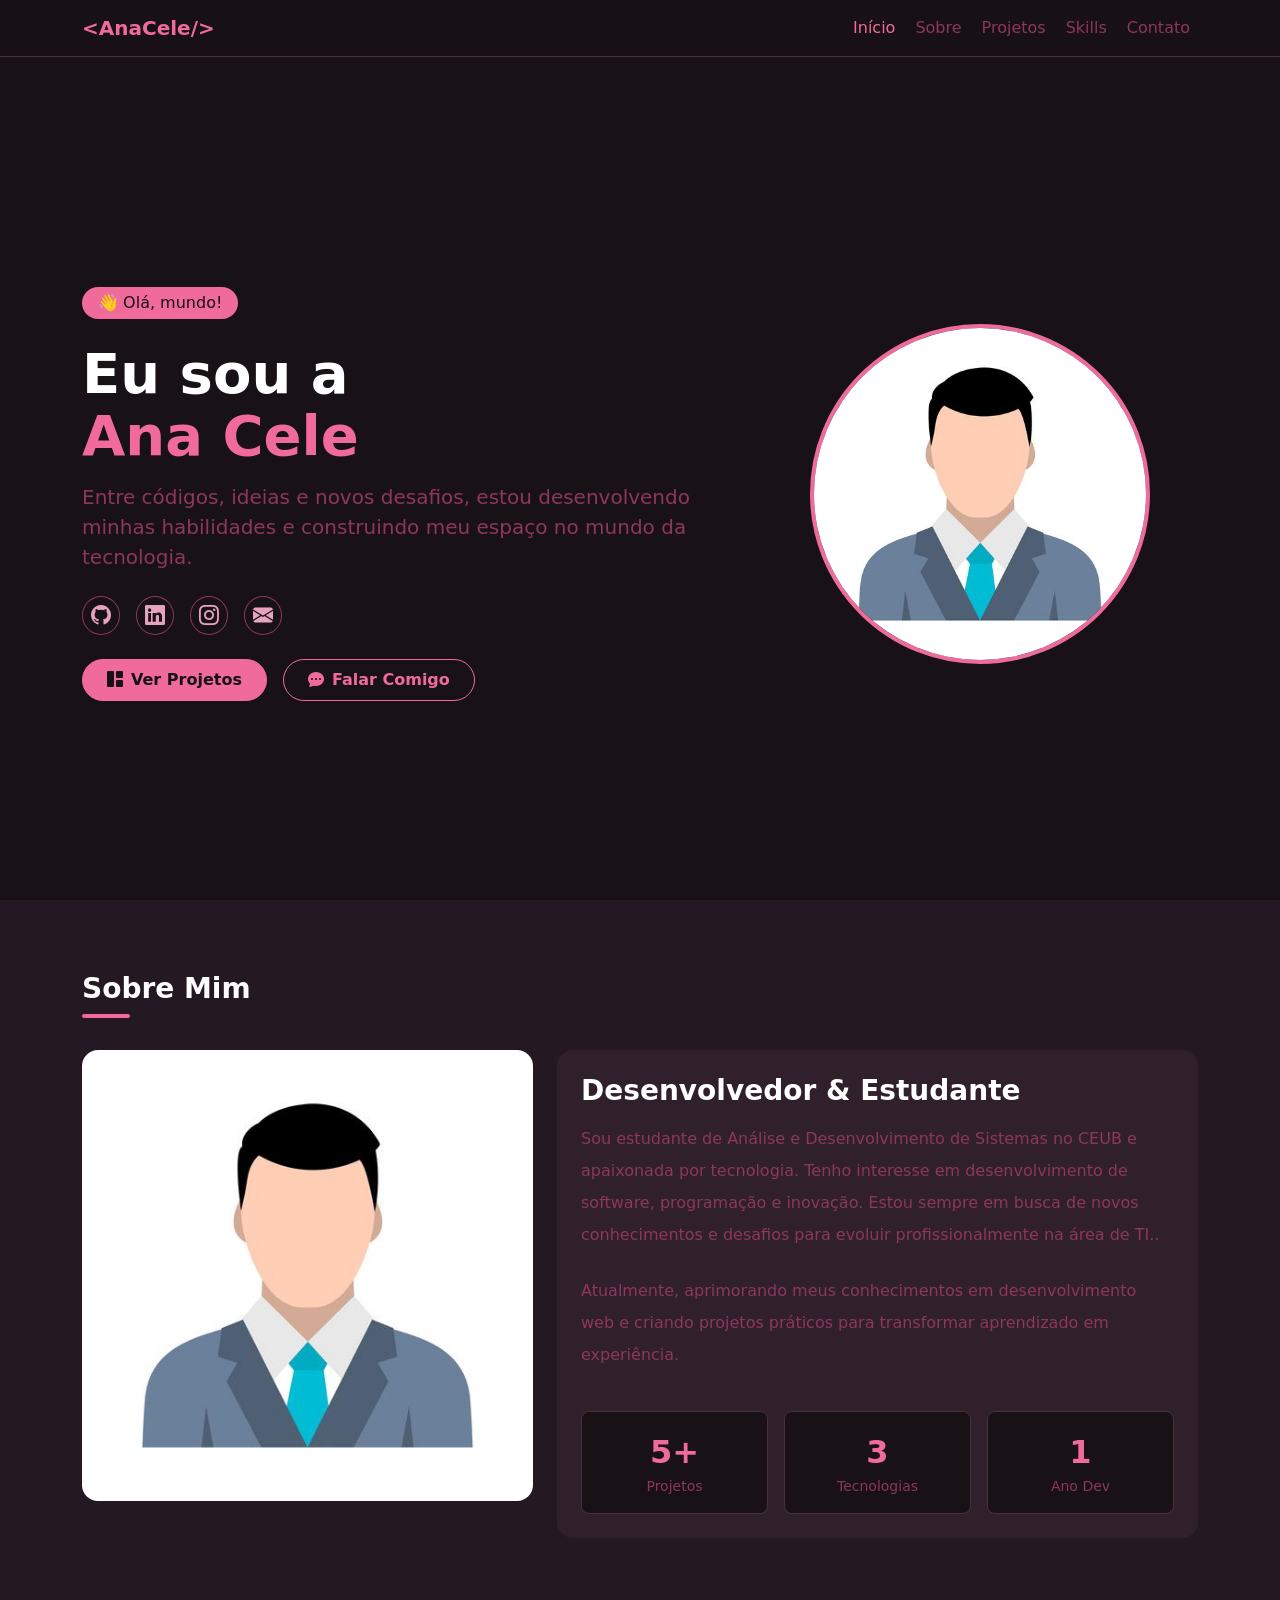
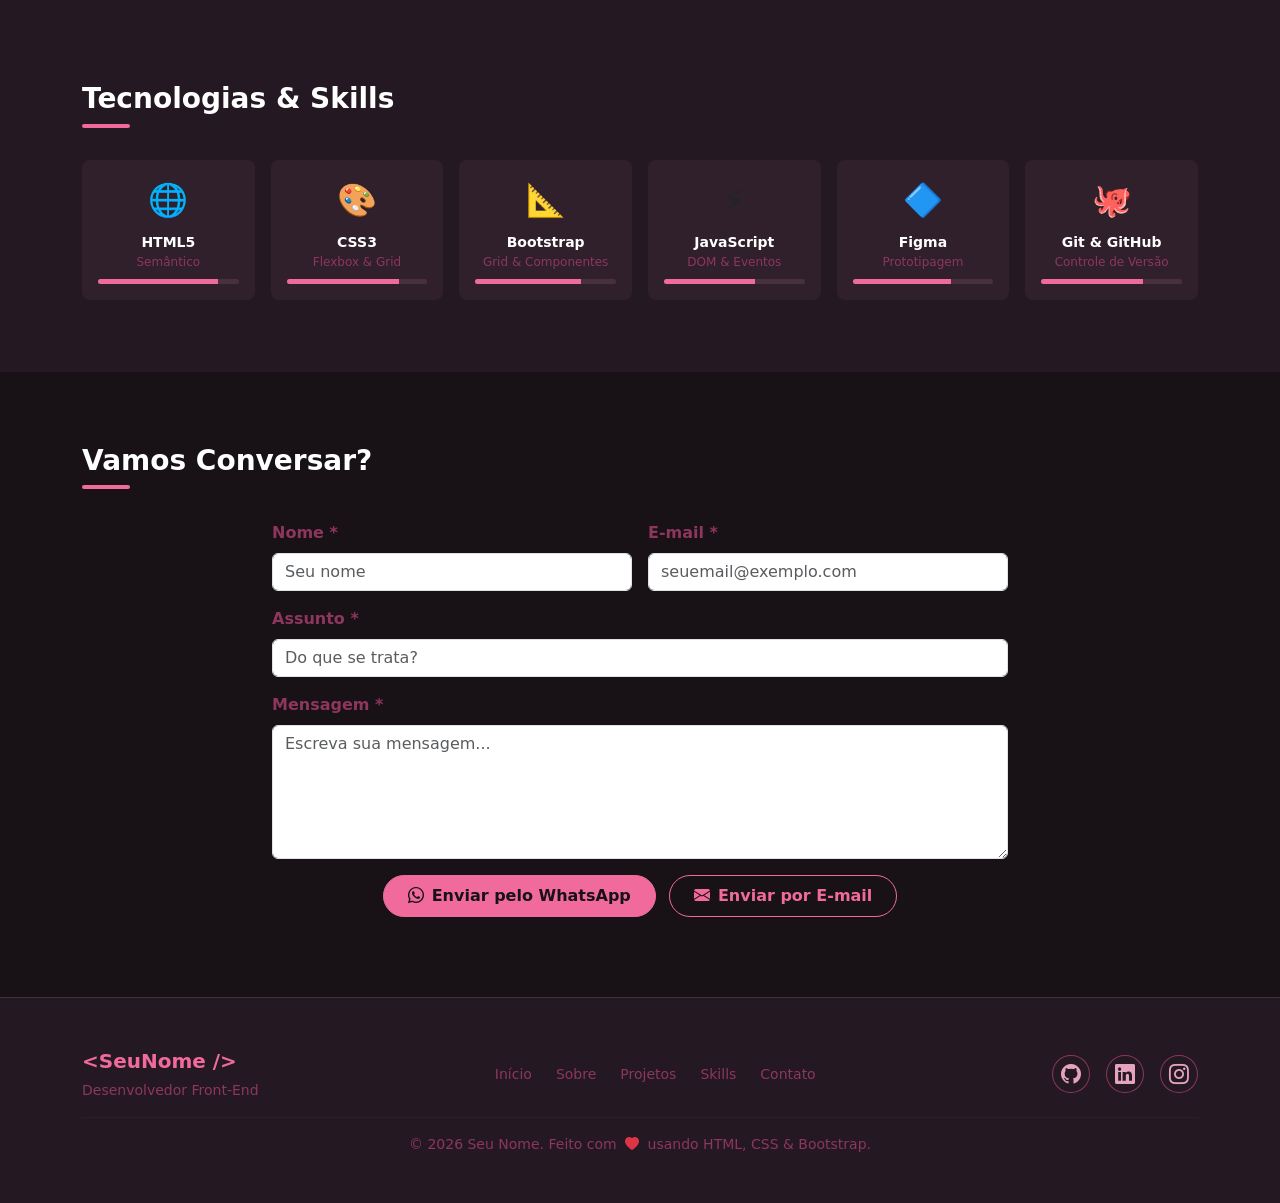
<file: AnaCele/Projeto Final/index.html>
<!DOCTYPE html>
<html lang="pt-BR">
  <head>
    <meta charset="UTF-8"/>
    <meta name="viewport" content="width=device-width, initial-scale=1.0"/>
    <title>Portfólio — Seu Nome</title>

    <!-- Bootstrap 5 CSS -->
    <link rel="stylesheet" href="https://cdn.jsdelivr.net/npm/bootstrap@5.3.3/dist/css/bootstrap.min.css"/>
    <!-- Bootstrap Icons -->
    <link rel="stylesheet" href="https://cdn.jsdelivr.net/npm/bootstrap-icons@1.11.3/font/bootstrap-icons.min.css"/>
    <!-- Nosso CSS customizado (sempre DEPOIS do Bootstrap) -->
    <link rel="stylesheet" href="estilo.css"/>
  </head>
  <body>


    <!-- ══════════════════════════════════════════════════════
       NAVBAR
  ══════════════════════════════════════════════════════ -->
    <nav class="navbar navbar-expand-lg navbar-portfolio fixed-top">
      <div class="container">

        <a class="navbar-brand fw-bold fs-5 text-primary" href="#inicio">
          &lt;AnaCele/&gt;
        </a>

        <!-- Botão hamburguer — aparece só no mobile -->
        <button
          class="navbar-toggler border-0"
          type="button"
          data-bs-toggle="collapse"
          data-bs-target="#menu"
          aria-controls="menu"
          aria-expanded="false"
          aria-label="Menu"
        >
          <i class="bi bi-list text-white fs-4"></i>
        </button>

        <!-- Links — colapsam no mobile -->
        <div class="collapse navbar-collapse" id="menu">
          <ul class="navbar-nav ms-auto gap-1">
            <li class="nav-item"><a class="nav-link active text-primary" href="#inicio">Início</a></li>
            <li class="nav-item"><a class="nav-link text-secondary" href="#sobre">Sobre</a></li>
            <li class="nav-item"><a class="nav-link text-secondary" href="#projetos">Projetos</a></li>
            <li class="nav-item"><a class="nav-link text-secondary" href="#skills">Skills</a></li>
            <li class="nav-item"><a class="nav-link text-secondary" href="#contato">Contato</a></li>
          </ul>
        </div>

      </div>
    </nav>


    <!-- ══════════════════════════════════════════════════════
       HERO — APRESENTAÇÃO
  ══════════════════════════════════════════════════════ -->
    <section class="hero" id="inicio">
      <div class="container">
        <div class="row align-items-center g-5">

          <!-- Coluna de texto -->
          <div class="col-12 col-lg-7 order-2 order-lg-1">

            <!-- Badge de saudação (componente Badge do Bootstrap) -->
            <span class="badge rounded-pill text-bg-primary mb-3 fs-6 fw-normal px-3 py-2">
              👋 Olá, mundo!
            </span>

            <h1 class="hero-nome text-white mt-2">
              Eu sou a<br>
              <span class="text-primary">Ana Cele</span>
            </h1>

            <p class="lead text-secondary mt-3">
              Entre códigos, ideias e novos desafios, 
              estou desenvolvendo minhas habilidades e construindo meu espaço no mundo da tecnologia.
            </p>

            <!-- Redes sociais — botões circulares do Bootstrap -->
            <div class="d-flex gap-3 mt-4">
              <a
                href="https://github.com/seunome"
                target="_blank"
                class="btn btn-outline-secondary rounded-circle p-2 lh-1"
                title="GitHub"
              >
                <i class="bi bi-github fs-5"></i>
              </a>
              <a
                href="https://linkedin.com/in/seunome"
                target="_blank"
                class="btn btn-outline-secondary rounded-circle p-2 lh-1"
                title="LinkedIn"
              >
                <i class="bi bi-linkedin fs-5"></i>
              </a>
              <a
                href="https://instagram.com/seunome"
                target="_blank"
                class="btn btn-outline-secondary rounded-circle p-2 lh-1"
                title="Instagram"
              >
                <i class="bi bi-instagram fs-5"></i>
              </a>
              <a
                href="mailto:seuemail@email.com"
                class="btn btn-outline-secondary rounded-circle p-2 lh-1"
                title="E-mail"
              >
                <i class="bi bi-envelope-fill fs-5"></i>
              </a>
            </div>

            <!-- Botões de ação — btn-primary e btn-outline-primary do Bootstrap -->
            <div class="d-flex flex-wrap gap-3 mt-4">
              <a href="#projetos" class="btn btn-primary rounded-pill px-4 py-2 fw-bold">
                <i class="bi bi-grid-1x2-fill me-2"></i>Ver Projetos
              </a>
              <a href="#contato" class="btn btn-outline-primary rounded-pill px-4 py-2 fw-bold">
                <i class="bi bi-chat-dots-fill me-2"></i>Falar Comigo
              </a>
            </div>

          </div>

          <!-- Coluna da foto -->
          <div class="col-12 col-lg-5 order-1 order-lg-2 text-center">
            <!--
            Troque o src pela URL da sua foto (ex: src="foto.jpg")
            Use uma imagem quadrada para ficar redonda corretamente
          -->
            <img
              src="assets/img/user.jpg"
              alt="Foto de perfil"
              class="foto-perfil mx-auto"
            />
          </div>

        </div>
      </div>
    </section>


    <!-- ══════════════════════════════════════════════════════
       SOBRE MIM
  ══════════════════════════════════════════════════════ -->
    <section class="py-5" style="background-color: var(--superficie);" id="sobre">
      <div class="container py-4">

        <h2 class="titulo-secao fw-bold text-white fs-3">Sobre Mim</h2>

        <div class="row g-4 align-items-start">

          <!-- Foto -->
          <div class="col-12 col-md-5">
            <img
              src="assets/img/user.jpg"
              alt="Sobre mim"
              class="img-fluid rounded-4 w-100"
            />
          </div>

          <!-- Card de texto + stats -->
          <div class="col-12 col-md-7">
            <div class="card border-0 rounded-4 p-4" style="background-color: var(--superficie-alta);">
              <h3 class="fw-bold text-white mb-3">Desenvolvedor & Estudante</h3>

              <p class="text-secondary lh-lg">
                Sou estudante de Análise e Desenvolvimento de Sistemas no CEUB e apaixonada por tecnologia. 
                Tenho interesse em desenvolvimento de software, programação e inovação. 
                Estou sempre em busca de novos conhecimentos e desafios para evoluir profissionalmente na área de TI..
              </p>
              <p class="text-secondary lh-lg mt-2">
                Atualmente, aprimorando meus conhecimentos em desenvolvimento web e 
                criando projetos práticos para transformar aprendizado em experiência.
              </p>

  
              <div class="row g-3 mt-2">
                <div class="col-4">
                  <div
                    class="card text-center border rounded-3 p-3"
                    style="background-color: var(--fundo); border-color: var(--borda) !important;"
                  >
                    <div class="fs-2 fw-bold text-primary">5+</div>
                    <small class="text-secondary">Projetos</small>
                  </div>
                </div>
                <div class="col-4">
                  <div
                    class="card text-center border rounded-3 p-3"
                    style="background-color: var(--fundo); border-color: var(--borda) !important;"
                  >
                    <div class="fs-2 fw-bold text-primary">3</div>
                    <small class="text-secondary">Tecnologias</small>
                  </div>
                </div>
                <div class="col-4">
                  <div
                    class="card text-center border rounded-3 p-3"
                    style="background-color: var(--fundo); border-color: var(--borda) !important;"
                  >
                    <div class="fs-2 fw-bold text-primary">1</div>
                    <small class="text-secondary">Ano Dev</small>
                  </div>
                </div>
              </div>

            </div>
          </div>

        </div>
      </div>
    </section>


    <!-- ══════════════════════════════════════════════════════
       PROJETOS
  ══════════════════════════════════════════════════════ -->
   

    <!-- ══════════════════════════════════════════════════════
       SKILLS
  ══════════════════════════════════════════════════════ -->
    <section class="py-5" style="background-color: var(--superficie);" id="skills">
      <div class="container py-4">

        <h2 class="titulo-secao fw-bold text-white fs-3">Tecnologias & Skills</h2>

        <div class="row g-3">

          <div class="col-6 col-md-4 col-lg-2">
            <div
              class="card text-center border-0 rounded-3 p-3"
              style="background-color: var(--superficie-alta);"
            >
              <div class="fs-2 mb-2">🌐</div>
              <div class="fw-semibold text-white small">HTML5</div>
              <div class="text-secondary" style="font-size: 0.75rem;">Semântico</div>
              <!-- Progress Bar nativo do Bootstrap -->
              <div class="progress mt-2" style="height: 5px; background-color: var(--borda);">
                <div class="progress-bar bg-primary" style="width: 85%"></div>
              </div>
            </div>
          </div>

          <div class="col-6 col-md-4 col-lg-2">
            <div
              class="card text-center border-0 rounded-3 p-3"
              style="background-color: var(--superficie-alta);"
            >
              <div class="fs-2 mb-2">🎨</div>
              <div class="fw-semibold text-white small">CSS3</div>
              <div class="text-secondary" style="font-size: 0.75rem;">Flexbox & Grid</div>
              <div class="progress mt-2" style="height: 5px; background-color: var(--borda);">
                <div class="progress-bar bg-primary" style="width: 80%"></div>
              </div>
            </div>
          </div>

          <div class="col-6 col-md-4 col-lg-2">
            <div
              class="card text-center border-0 rounded-3 p-3"
              style="background-color: var(--superficie-alta);"
            >
              <div class="fs-2 mb-2">📐</div>
              <div class="fw-semibold text-white small">Bootstrap</div>
              <div class="text-secondary" style="font-size: 0.75rem;">Grid & Componentes</div>
              <div class="progress mt-2" style="height: 5px; background-color: var(--borda);">
                <div class="progress-bar bg-primary" style="width: 75%"></div>
              </div>
            </div>
          </div>

          <div class="col-6 col-md-4 col-lg-2">
            <div
              class="card text-center border-0 rounded-3 p-3"
              style="background-color: var(--superficie-alta);"
            >
              <div class="fs-2 mb-2">⚡</div>
              <div class="fw-semibold text-white small">JavaScript</div>
              <div class="text-secondary" style="font-size: 0.75rem;">DOM & Eventos</div>
              <div class="progress mt-2" style="height: 5px; background-color: var(--borda);">
                <div class="progress-bar bg-primary" style="width: 65%"></div>
              </div>
            </div>
          </div>

          <div class="col-6 col-md-4 col-lg-2">
            <div
              class="card text-center border-0 rounded-3 p-3"
              style="background-color: var(--superficie-alta);"
            >
              <div class="fs-2 mb-2">🔷</div>
              <div class="fw-semibold text-white small">Figma</div>
              <div class="text-secondary" style="font-size: 0.75rem;">Prototipagem</div>
              <div class="progress mt-2" style="height: 5px; background-color: var(--borda);">
                <div class="progress-bar bg-primary" style="width: 70%"></div>
              </div>
            </div>
          </div>

          <div class="col-6 col-md-4 col-lg-2">
            <div
              class="card text-center border-0 rounded-3 p-3"
              style="background-color: var(--superficie-alta);"
            >
              <div class="fs-2 mb-2">🐙</div>
              <div class="fw-semibold text-white small">Git & GitHub</div>
              <div class="text-secondary" style="font-size: 0.75rem;">Controle de Versão</div>
              <div class="progress mt-2" style="height: 5px; background-color: var(--borda);">
                <div class="progress-bar bg-primary" style="width: 72%"></div>
              </div>
            </div>
          </div>

        </div>
      </div>
    </section>


    <!-- ══════════════════════════════════════════════════════
       FORMULÁRIO DE CONTATO
  ══════════════════════════════════════════════════════ -->
    <section class="py-5" style="background-color: var(--fundo);" id="contato">
      <div class="container py-4">

        <h2 class="titulo-secao fw-bold text-white fs-3">Vamos Conversar?</h2>

        <!-- Alert Bootstrap — aparece via JS quando há erros -->
        <div id="alerta-erro" class="alert alert-danger d-flex align-items-center gap-2 d-none" role="alert">
          <i class="bi bi-exclamation-triangle-fill"></i>
          <span>Revise os campos destacados antes de enviar.</span>
        </div>

        <div class="row justify-content-center">
          <div class="col-12 col-lg-8">
            <form id="form-contato" novalidate>
              <div class="row g-3">

                <div class="col-12 col-md-6">
                  <label for="campo-nome" class="form-label text-secondary fw-semibold">Nome *</label>
                  <input type="text" class="form-control" id="campo-nome" placeholder="Seu nome"/>
                  <div class="text-danger small d-none mt-1" id="erro-nome">
                    <i class="bi bi-x-circle"></i> Informe seu nome.
                  </div>
                </div>

                <div class="col-12 col-md-6">
                  <label for="campo-email" class="form-label text-secondary fw-semibold">E-mail *</label>
                  <input type="email" class="form-control" id="campo-email" placeholder="seuemail@exemplo.com"/>
                  <div class="text-danger small d-none mt-1" id="erro-email">
                    <i class="bi bi-x-circle"></i> Informe um e-mail válido.
                  </div>
                </div>

                <div class="col-12">
                  <label for="campo-assunto" class="form-label text-secondary fw-semibold">Assunto *</label>
                  <input type="text" class="form-control" id="campo-assunto" placeholder="Do que se trata?"/>
                  <div class="text-danger small d-none mt-1" id="erro-assunto">
                    <i class="bi bi-x-circle"></i> Informe o assunto.
                  </div>
                </div>

                <div class="col-12">
                  <label for="campo-mensagem" class="form-label text-secondary fw-semibold">Mensagem *</label>
                  <textarea class="form-control" id="campo-mensagem" rows="5" placeholder="Escreva sua mensagem..."></textarea>
                  <div class="text-danger small d-none mt-1" id="erro-mensagem">
                    <i class="bi bi-x-circle"></i> Escreva sua mensagem (mínimo 10 caracteres).
                  </div>
                </div>

                <div class="col-12 text-center">
                  <button
                    type="button"
                    id="btn-whatsapp"
                    class="btn btn-primary rounded-pill px-4 py-2 fw-bold me-2 mb-2"
                  >
                    <i class="bi bi-whatsapp me-2"></i>Enviar pelo WhatsApp
                  </button>
                  <button
                    type="button"
                    id="btn-email"
                    class="btn btn-outline-primary rounded-pill px-4 py-2 fw-bold mb-2"
                  >
                    <i class="bi bi-envelope-fill me-2"></i>Enviar por E-mail
                  </button>
                </div>

              </div>
            </form>
          </div>
        </div>

      </div>
    </section>


    <!-- ══════════════════════════════════════════════════════
       FOOTER — utilitários Bootstrap + border-top
  ══════════════════════════════════════════════════════ -->
    <footer class="py-5 border-top" style="background-color: var(--superficie); border-color: var(--borda) !important;">
      <div class="container">
        <div class="row align-items-center justify-content-between g-4 text-center text-md-start">

          <div class="col-12 col-md-auto">
            <span class="fs-5 fw-bold text-primary">&lt;SeuNome /&gt;</span>
            <p class="text-secondary small mt-1 mb-0">Desenvolvedor Front-End</p>
          </div>

          <div class="col-12 col-md-auto">
            <ul class="list-unstyled d-flex flex-wrap justify-content-center gap-4 mb-0">
              <li><a href="#inicio" class="text-secondary small">Início</a></li>
              <li><a href="#sobre" class="text-secondary small">Sobre</a></li>
              <li><a href="#projetos" class="text-secondary small">Projetos</a></li>
              <li><a href="#skills" class="text-secondary small">Skills</a></li>
              <li><a href="#contato" class="text-secondary small">Contato</a></li>
            </ul>
          </div>

          <div class="col-12 col-md-auto">
            <div class="d-flex justify-content-center gap-3">
              <a
                href="https://github.com/seunome"
                target="_blank"
                class="btn btn-outline-secondary rounded-circle p-2 lh-1"
              >
                <i class="bi bi-github fs-5"></i>
              </a>
              <a
                href="https://linkedin.com/in/seunome"
                target="_blank"
                class="btn btn-outline-secondary rounded-circle p-2 lh-1"
              >
                <i class="bi bi-linkedin fs-5"></i>
              </a>
              <a
                href="https://instagram.com/seunome"
                target="_blank"
                class="btn btn-outline-secondary rounded-circle p-2 lh-1"
              >
                <i class="bi bi-instagram fs-5"></i>
              </a>
            </div>
          </div>

        </div>

        <hr style="border-color: var(--borda);">
        <p class="text-center text-secondary small mb-0">
          © 2026 Seu Nome. Feito com <i class="bi bi-heart-fill text-danger mx-1"></i> usando HTML, CSS & Bootstrap.
        </p>
      </div>
    </footer>


    <!-- Bootstrap JS -->
    <script src="https://cdn.jsdelivr.net/npm/bootstrap@5.3.3/dist/js/bootstrap.bundle.min.js"></script>

    <script src="script.js"></script>

  </body>
</html>
</file>
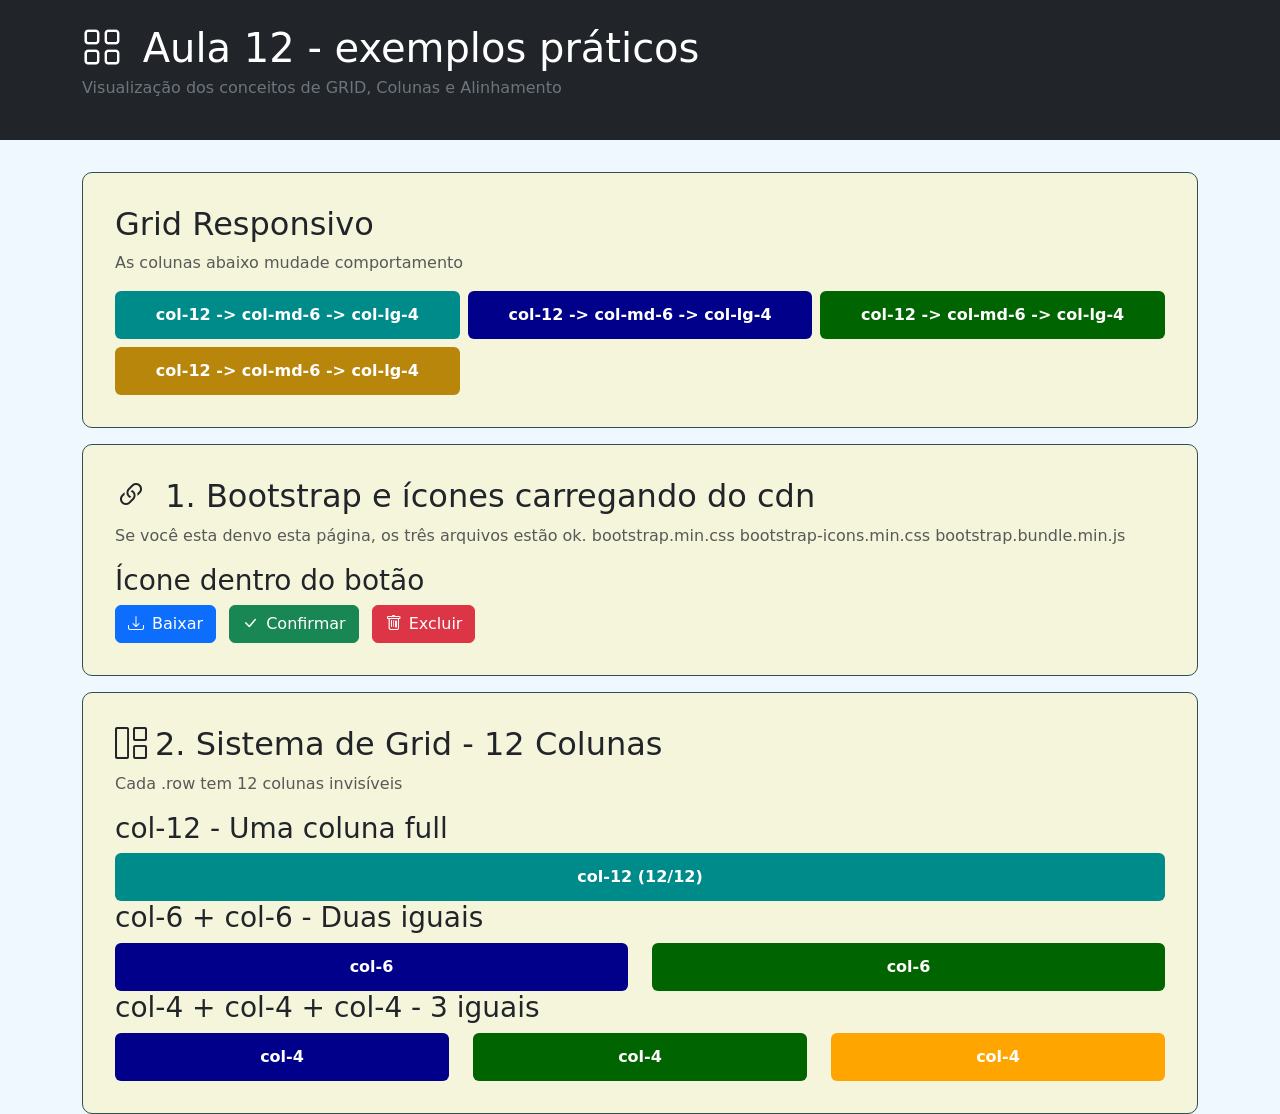
<file: Gabriell de araujo silva/bootstrap/index.html>
<!doctype html>
<html lang="en">
  <head>
    <meta charset="UTF-8" />
    <meta name="viewport" content="width=device-width, initial-scale=1.0" />
    <title>Aula 12</title>
    <!-- 1. Bootstrap CSS — deve vir no <head> -->
    <link
      rel="stylesheet"
      href="https://cdn.jsdelivr.net/npm/bootstrap@5.3.3/dist/css/bootstrap.min.css"
    />

    <!-- 2. Bootstrap Icons CSS — também no <head> -->
    <link
      rel="stylesheet"
      href="https://cdn.jsdelivr.net/npm/bootstrap-icons@1.11.3/font/bootstrap-icons.min.css"
    />
    <style>
      body {
        background-color: aliceblue;
      }

      .titulo-pagina {
        background-color: #212529;
        color: white;
        padding: 24px 32px;
        margin-bottom: 32px;
      }

      .secao {
        background-color: beige;
        border-radius: 10px;
        border: 1px solid darkslategray;
        padding: 32px;
      }

      .bloco {
        background-color: darkcyan;
        color: white;
        border-radius: 6px;
        padding: 12px 8px;
        text-align: center;
        font-weight: 600;
      }

      .bloco-azul {
        background-color: darkblue;
      }
      .bloco-verde {
        background-color: darkgreen;
      }
      .bloco-roxo {
        background-color: darkviolet;
      }
      .bloco-laranja {
        background-color: orange;
      }
      .bloco-rosa {
        background-color: darkmagenta;
      }
      .bloco-cinza {
        background-color: darkgrey;
      }
      .bloco-teal {
        background-color: teal;
      }
      .bloco-amarelo {
        background-color: darkgoldenrod;
      }
    </style>
  </head>
  <body>
    <div class="titulo-pagina">
      <div class="container">
        <h1 class="mb-1">
          <i class="bi bi-grid me-2"></i>
          Aula 12 - exemplos práticos
        </h1>
        <p class="text-secondary">
          Visualização dos conceitos de GRID, Colunas e Alinhamento
        </p>
      </div>
    </div>

    <div class="container">
      <div class="secao mb-3">
        <h2>Grid Responsivo</h2>
        <p class="text-muted">As colunas abaixo mudade comportamento</p>

        <div class="row g-2">
          <div class="col-12 col-md-6 col-lg-4">
            <div class="bloco">col-12 -> col-md-6 -> col-lg-4</div>
          </div>
          <div class="col-12 col-md-6 col-lg-4">
            <div class="bloco bloco-azul">col-12 -> col-md-6 -> col-lg-4</div>
          </div>
          <div class="col-12 col-md-6 col-lg-4">
            <div class="bloco bloco-verde">col-12 -> col-md-6 -> col-lg-4</div>
          </div>
          <div class="col-12 col-md-6 col-lg-4">
            <div class="bloco bloco-amarelo">
              col-12 -> col-md-6 -> col-lg-4
            </div>
          </div>
        </div>
      </div>

      <div class="secao">
        <h2>
          <i class="bi bi-link-45deg me-2"></i> 1. Bootstrap e ícones carregando
          do cdn
        </h2>
        <p class="text-muted">
          Se você esta denvo esta página, os três arquivos estão ok.
          <span>
            bootstrap.min.css bootstrap-icons.min.css
            bootstrap.bundle.min.js</span
          >
        </p>

        <h3>Ícone dentro do botão</h3>
        <button class="btn btn-primary me-2">
          <i class="bi bi-download me-2"></i>Baixar
        </button>
        <button class="btn btn-success me-2">
          <i class="bi bi-check-lg me-2"></i>Confirmar
        </button>
        <button class="btn btn-danger me-2">
          <i class="bi bi-trash me-2"></i>Excluir
        </button>
      </div>

      <div class="secao mt-3">
        <h2>
          <i class="bi bi-grid-1x2 me-2"></i>2. Sistema de Grid - 12 Colunas
        </h2>
        <p class="text-muted">Cada .row tem 12 colunas invisíveis</p>

        <h3>col-12 - Uma coluna full</h3>
        <div class="row">
          <div class="col-12">
            <div class="bloco">col-12 (12/12)</div>
          </div>
        </div>

        <h3>col-6 + col-6 - Duas iguais</h3>
        <div class="row">
          <div class="col-6"><div class="bloco bloco-azul">col-6</div></div>
          <div class="col-6"><div class="bloco bloco-verde">col-6</div></div>
        </div>

        <h3>col-4 + col-4 + col-4 - 3 iguais</h3>
        <div class="row">
          <div class="col-4"><div class="bloco bloco-azul">col-4</div></div>
          <div class="col-4"><div class="bloco bloco-verde">col-4</div></div>
          <div class="col-4"><div class="bloco bloco-laranja">col-4</div></div>
        </div>
      </div>
    </div>

    <script src="https://cdn.jsdelivr.net/npm/bootstrap@5.3.3/dist/js/bootstrap.bundle.min.js"></script>
  </body>
</html>
</file>
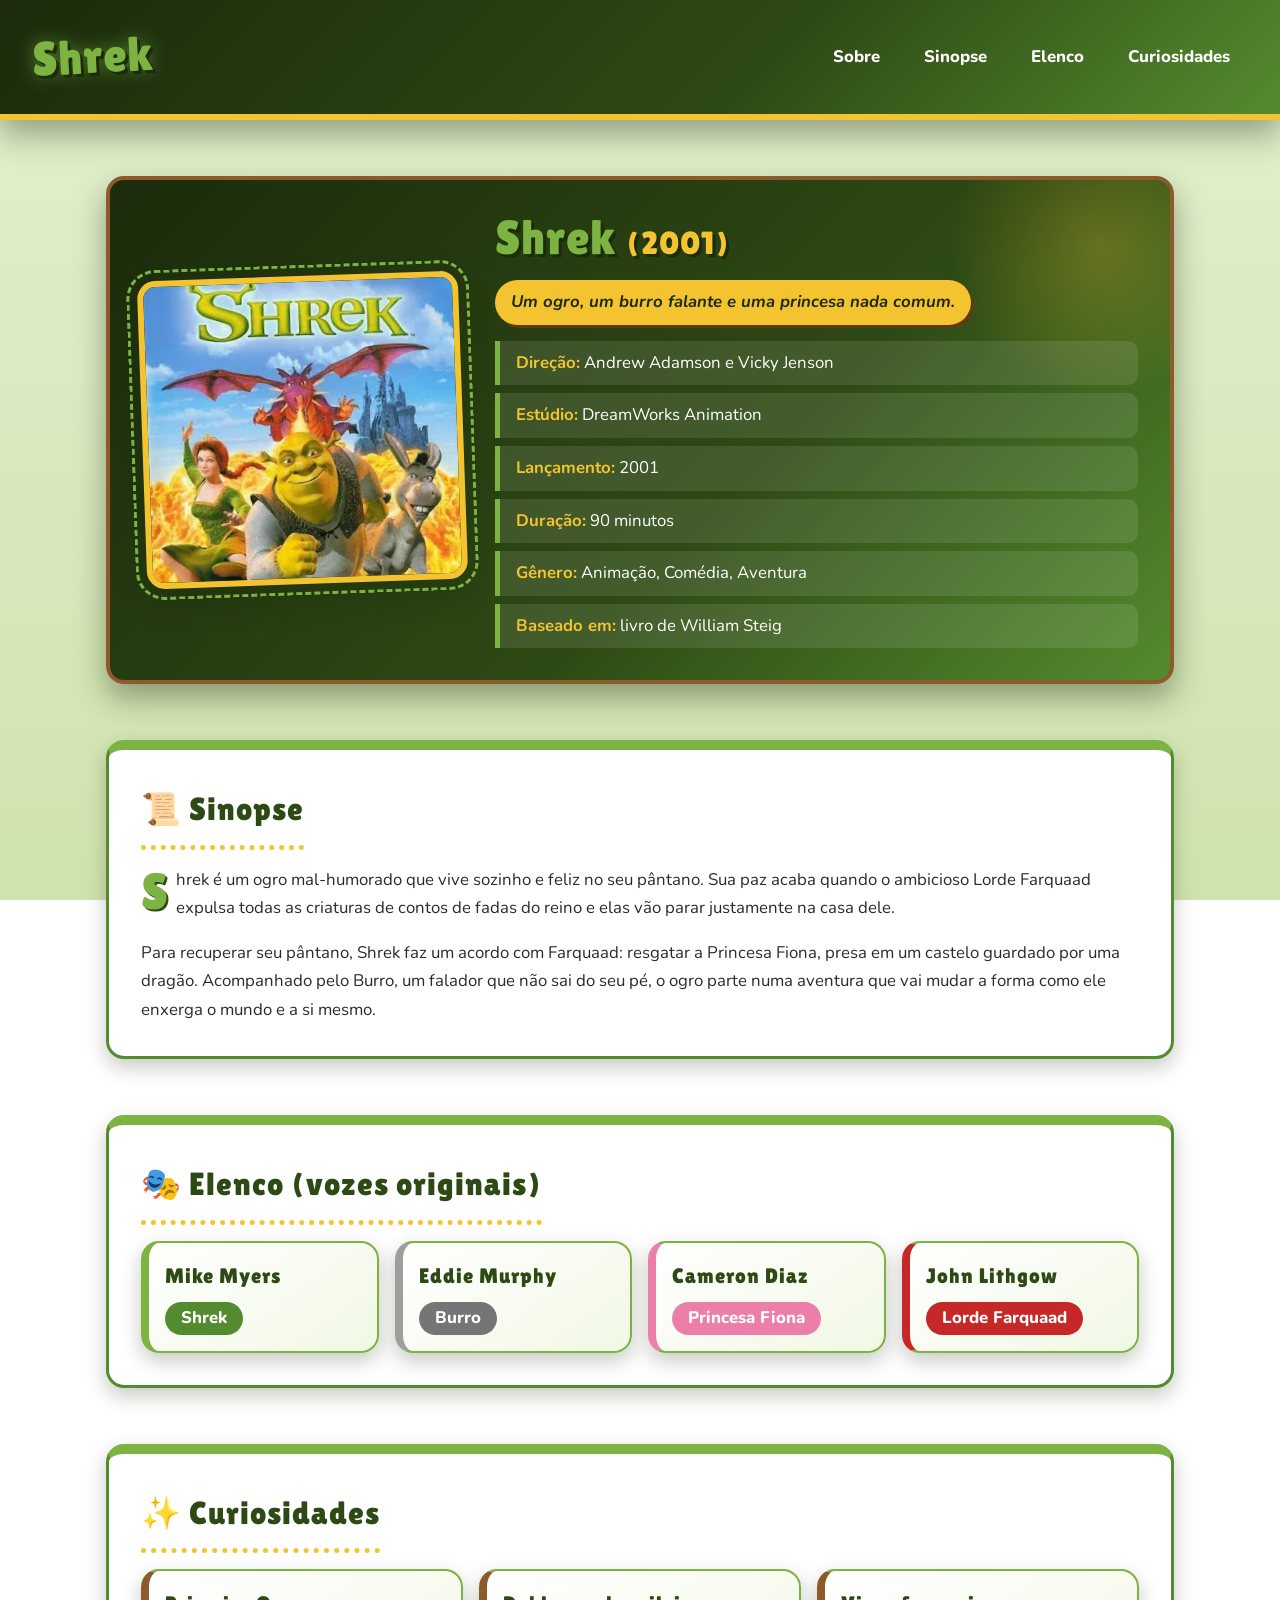
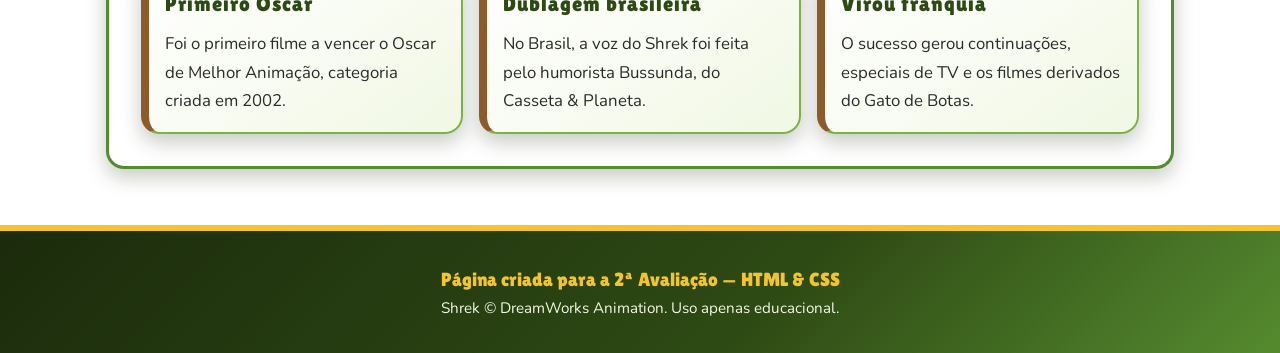
<file: Gustavo Rodrigues/atividade-filme/index.html>
<!DOCTYPE html>
<html lang="pt-BR">
<head>
    <meta charset="UTF-8">
    <meta name="viewport" content="width=device-width, initial-scale=1.0">
    <title>Shrek (2001) | Página do Filme</title>
    <link rel="stylesheet" href="estilo.css">
</head>
<body>

    <header class="cabecalho">
        <h1 class="logo">Shrek</h1>
        <nav class="menu">
            <ul>
                <li><a href="#sobre">Sobre</a></li>
                <li><a href="#sinopse">Sinopse</a></li>
                <li><a href="#elenco">Elenco</a></li>
                <li><a href="#curiosidades">Curiosidades</a></li>
            </ul>
        </nav>
    </header>

    <main>

        <section id="sobre" class="destaque">
            <figure class="capa">
                <img src="capa-shrek.jpg" alt="Capa do filme Shrek, de 2001">
            </figure>

            <article class="ficha">
                <h2>Shrek <span>(2001)</span></h2>
                <p class="slogan">Um ogro, um burro falante e uma princesa nada comum.</p>
                <ul class="ficha-lista">
                    <li><strong>Direção:</strong> Andrew Adamson e Vicky Jenson</li>
                    <li><strong>Estúdio:</strong> DreamWorks Animation</li>
                    <li><strong>Lançamento:</strong> 2001</li>
                    <li><strong>Duração:</strong> 90 minutos</li>
                    <li><strong>Gênero:</strong> Animação, Comédia, Aventura</li>
                    <li><strong>Baseado em:</strong> livro de William Steig</li>
                </ul>
            </article>
        </section>

        <section id="sinopse" class="bloco">
            <h2>Sinopse</h2>
            <p>
                Shrek é um ogro mal-humorado que vive sozinho e feliz no seu pântano.
                Sua paz acaba quando o ambicioso Lorde Farquaad expulsa todas as criaturas
                de contos de fadas do reino e elas vão parar justamente na casa dele.
            </p>
            <p>
                Para recuperar seu pântano, Shrek faz um acordo com Farquaad: resgatar a
                Princesa Fiona, presa em um castelo guardado por uma dragão. Acompanhado pelo
                Burro, um falador que não sai do seu pé, o ogro parte numa aventura que vai
                mudar a forma como ele enxerga o mundo e a si mesmo.
            </p>
        </section>

        <section id="elenco" class="bloco">
            <h2>Elenco (vozes originais)</h2>
            <div class="grade-elenco">
                <article class="cartao">
                    <h3>Mike Myers</h3>
                    <p>Shrek</p>
                </article>
                <article class="cartao">
                    <h3>Eddie Murphy</h3>
                    <p>Burro</p>
                </article>
                <article class="cartao">
                    <h3>Cameron Diaz</h3>
                    <p>Princesa Fiona</p>
                </article>
                <article class="cartao">
                    <h3>John Lithgow</h3>
                    <p>Lorde Farquaad</p>
                </article>
            </div>
        </section>

        <section id="curiosidades" class="bloco">
            <h2>Curiosidades</h2>
            <div class="grade-curiosidades">
                <article class="cartao">
                    <h3>Primeiro Oscar</h3>
                    <p>Foi o primeiro filme a vencer o Oscar de Melhor Animação, categoria criada em 2002.</p>
                </article>
                <article class="cartao">
                    <h3>Dublagem brasileira</h3>
                    <p>No Brasil, a voz do Shrek foi feita pelo humorista Bussunda, do Casseta &amp; Planeta.</p>
                </article>
                <article class="cartao">
                    <h3>Virou franquia</h3>
                    <p>O sucesso gerou continuações, especiais de TV e os filmes derivados do Gato de Botas.</p>
                </article>
            </div>
        </section>

    </main>

    <footer class="rodape">
        <p>Página criada para a 2ª Avaliação — HTML &amp; CSS</p>
        <p>Shrek © DreamWorks Animation. Uso apenas educacional.</p>
    </footer>

</body>
</html>
</file>
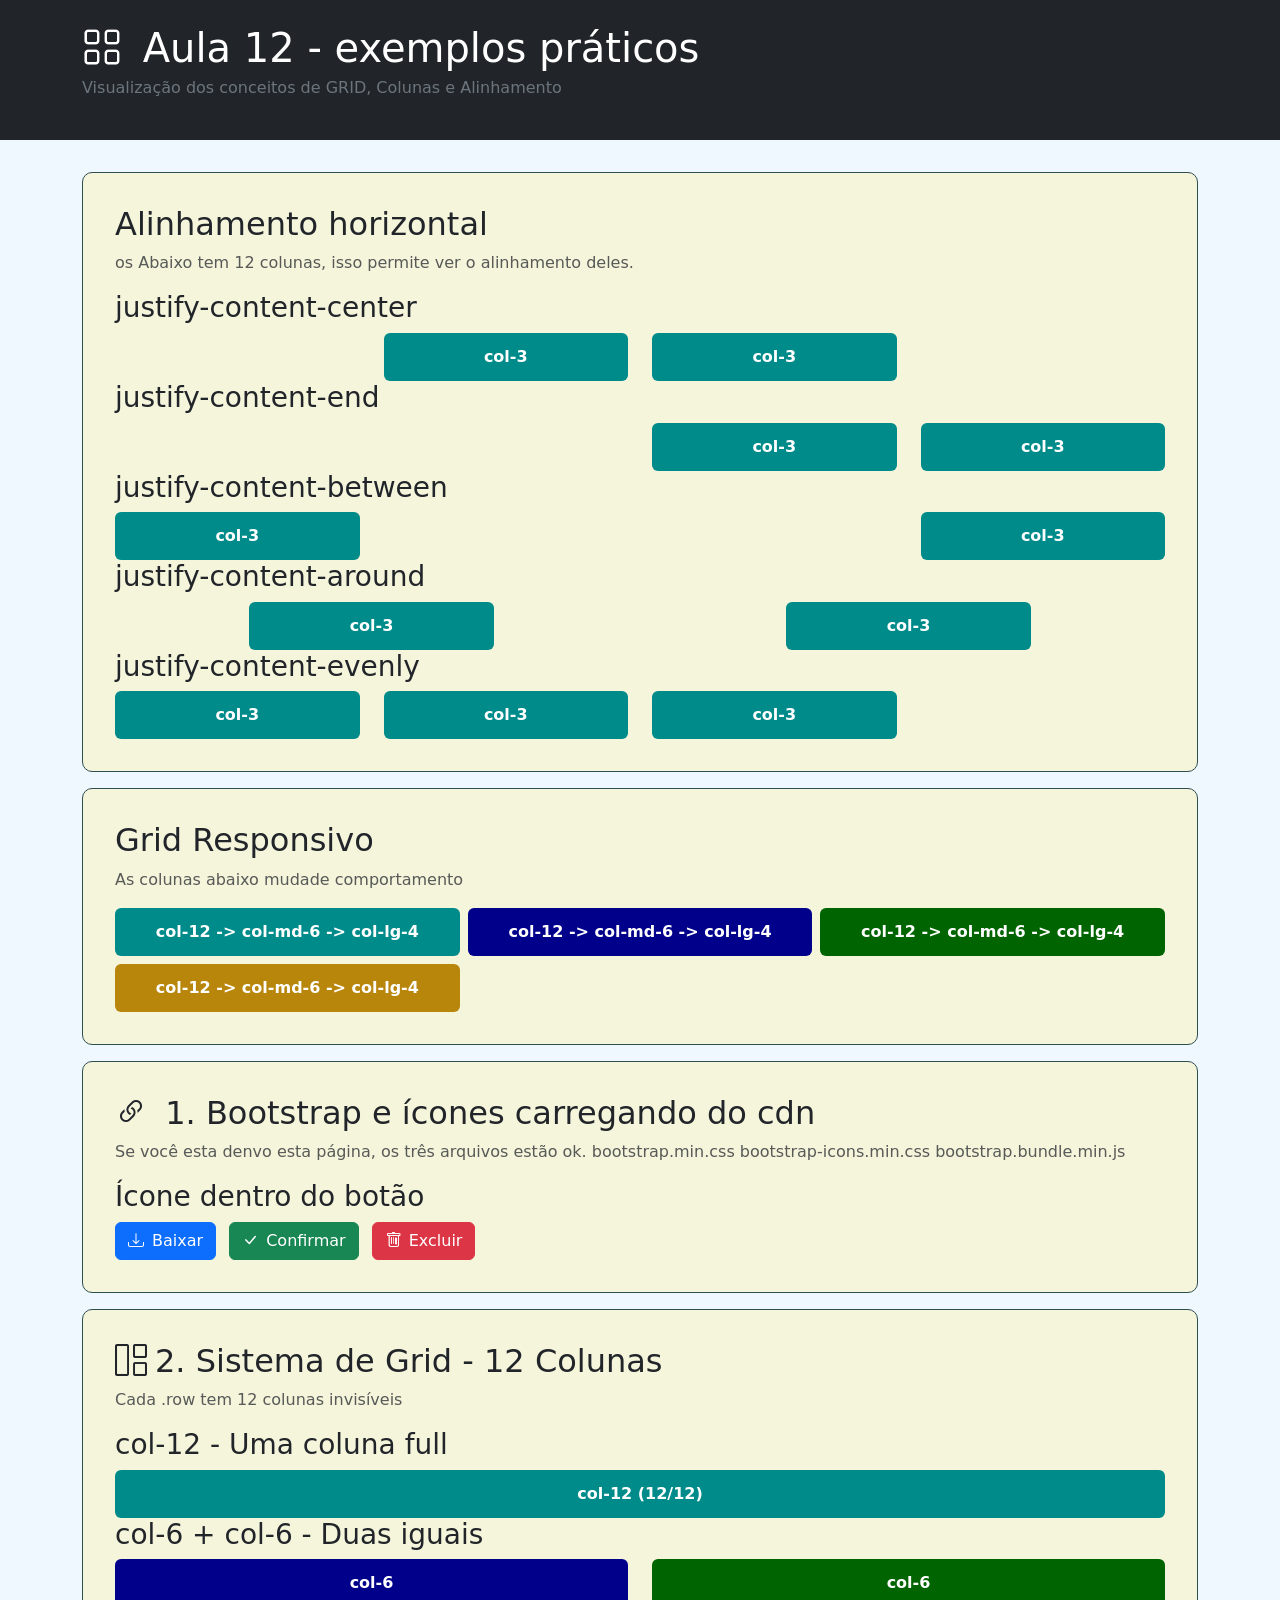
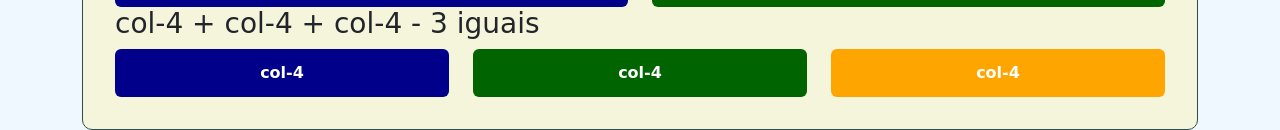
<file: Gustavo Rodrigues/bootstrap/index.html>
<!doctype html>
<html lang="en">
  <head>
    <meta charset="UTF-8" />
    <meta name="viewport" content="width=device-width, initial-scale=1.0" />
    <title>Aula 12</title>
    <!-- 1. Bootstrap CSS — deve vir no <head> -->
    <link
      rel="stylesheet"
      href="https://cdn.jsdelivr.net/npm/bootstrap@5.3.3/dist/css/bootstrap.min.css"
    />

    <!-- 2. Bootstrap Icons CSS — também no <head> -->
    <link
      rel="stylesheet"
      href="https://cdn.jsdelivr.net/npm/bootstrap-icons@1.11.3/font/bootstrap-icons.min.css"
    />
    <style>
      body {
        background-color: aliceblue;
      }

      .titulo-pagina {
        background-color: #212529;
        color: white;
        padding: 24px 32px;
        margin-bottom: 32px;
      }

      .secao {
        background-color: beige;
        border-radius: 10px;
        border: 1px solid darkslategray;
        padding: 32px;
      }

      .bloco {
        background-color: darkcyan;
        color: white;
        border-radius: 6px;
        padding: 12px 8px;
        text-align: center;
        font-weight: 600;
      }

      .bloco-azul {
        background-color: darkblue;
      }
      .bloco-verde {
        background-color: darkgreen;
      }
      .bloco-roxo {
        background-color: darkviolet;
      }
      .bloco-laranja {
        background-color: orange;
      }
      .bloco-rosa {
        background-color: darkmagenta;
      }
      .bloco-cinza {
        background-color: darkgrey;
      }
      .bloco-teal {
        background-color: teal;
      }
      .bloco-amarelo {
        background-color: darkgoldenrod;
      }
    </style>
  </head>
  <body>
    <div class="titulo-pagina">
      <div class="container">
        <h1 class="mb-1">
          <i class="bi bi-grid me-2"></i>
          Aula 12 - exemplos práticos
        </h1>
        <p class="text-secondary">
          Visualização dos conceitos de GRID, Colunas e Alinhamento
        </p>
      </div>
    </div>

    <div class="container">
      <div class="secao mb-3">
        <h2>Alinhamento horizontal</h2>
        <p class="text-muted">
          os Abaixo tem 12 colunas, isso permite ver o alinhamento deles.
        </p>
        <h3>justify-content-center</h3>
        <div class="row justify-content-center">
          <div class="col-3">
            <div class="bloco">col-3</div>
          </div>
          <div class="col-3">
            <div class="bloco">col-3</div>
          </div>
        </div>
        <h3>justify-content-end</h3>
        <div class="row justify-content-end">
          <div class="col-3">
            <div class="bloco">col-3</div>
          </div>
          <div class="col-3">
            <div class="bloco">col-3</div>
          </div>
        </div>
        <h3>justify-content-between</h3>
        <div class="row justify-content-between">
          <div class="col-3">
            <div class="bloco">col-3</div>
          </div>
          <div class="col-3">
            <div class="bloco">col-3</div>
          </div>
        </div>
        <h3>justify-content-around</h3>
        <div class="row justify-content-around">
          <div class="col-3">
            <div class="bloco">col-3</div>
          </div>
          <div class="col-3">
            <div class="bloco">col-3</div>
          </div>
        </div>
        <h3>justify-content-evenly</h3>
        <div class="row justify-content-envely">
          <div class="col-3">
            <div class="bloco">col-3</div>
          </div>
          <div class="col-3">
            <div class="bloco">col-3</div>
          </div>
          <div class="col-3">
            <div class="bloco">col-3</div>
          </div>
        </div>
      </div>

      <div class="secao mb-3">
        <h2>Grid Responsivo</h2>
        <p class="text-muted">As colunas abaixo mudade comportamento</p>

        <div class="row g-2">
          <div class="col-12 col-md-6 col-lg-4">
            <div class="bloco">col-12 -> col-md-6 -> col-lg-4</div>
          </div>
          <div class="col-12 col-md-6 col-lg-4">
            <div class="bloco bloco-azul">col-12 -> col-md-6 -> col-lg-4</div>
          </div>
          <div class="col-12 col-md-6 col-lg-4">
            <div class="bloco bloco-verde">col-12 -> col-md-6 -> col-lg-4</div>
          </div>
          <div class="col-12 col-md-6 col-lg-4">
            <div class="bloco bloco-amarelo">
              col-12 -> col-md-6 -> col-lg-4
            </div>
          </div>
        </div>
      </div>

      <div class="secao">
        <h2>
          <i class="bi bi-link-45deg me-2"></i> 1. Bootstrap e ícones carregando
          do cdn
        </h2>
        <p class="text-muted">
          Se você esta denvo esta página, os três arquivos estão ok.
          <span>
            bootstrap.min.css bootstrap-icons.min.css
            bootstrap.bundle.min.js</span
          >
        </p>

        <h3>Ícone dentro do botão</h3>
        <button class="btn btn-primary me-2">
          <i class="bi bi-download me-2"></i>Baixar
        </button>
        <button class="btn btn-success me-2">
          <i class="bi bi-check-lg me-2"></i>Confirmar
        </button>
        <button class="btn btn-danger me-2">
          <i class="bi bi-trash me-2"></i>Excluir
        </button>
      </div>

      <div class="secao mt-3">
        <h2>
          <i class="bi bi-grid-1x2 me-2"></i>2. Sistema de Grid - 12 Colunas
        </h2>
        <p class="text-muted">Cada .row tem 12 colunas invisíveis</p>

        <h3>col-12 - Uma coluna full</h3>
        <div class="row">
          <div class="col-12">
            <div class="bloco">col-12 (12/12)</div>
          </div>
        </div>

        <h3>col-6 + col-6 - Duas iguais</h3>
        <div class="row">
          <div class="col-6"><div class="bloco bloco-azul">col-6</div></div>
          <div class="col-6"><div class="bloco bloco-verde">col-6</div></div>
        </div>

        <h3>col-4 + col-4 + col-4 - 3 iguais</h3>
        <div class="row">
          <div class="col-4"><div class="bloco bloco-azul">col-4</div></div>
          <div class="col-4"><div class="bloco bloco-verde">col-4</div></div>
          <div class="col-4"><div class="bloco bloco-laranja">col-4</div></div>
        </div>
      </div>
    </div>

    <script src="https://cdn.jsdelivr.net/npm/bootstrap@5.3.3/dist/js/bootstrap.bundle.min.js"></script>
  </body>
</html>
</file>
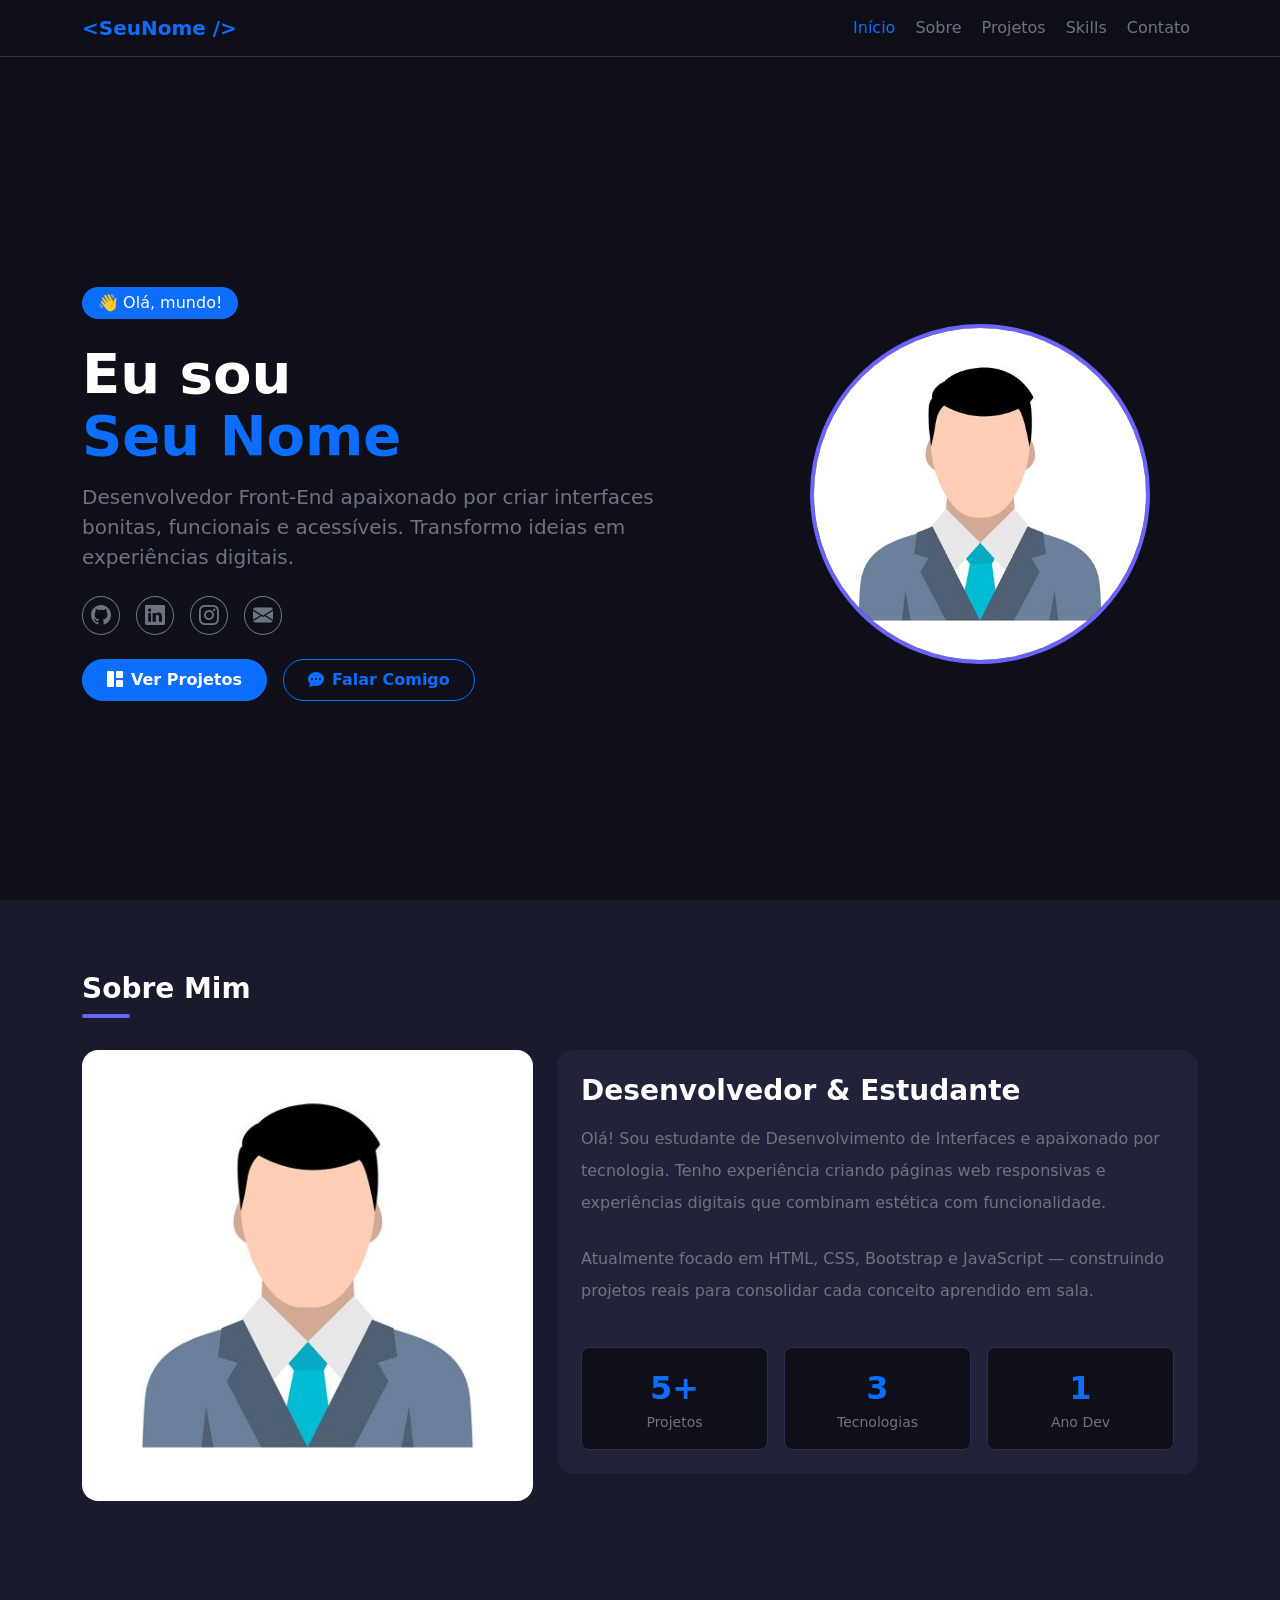
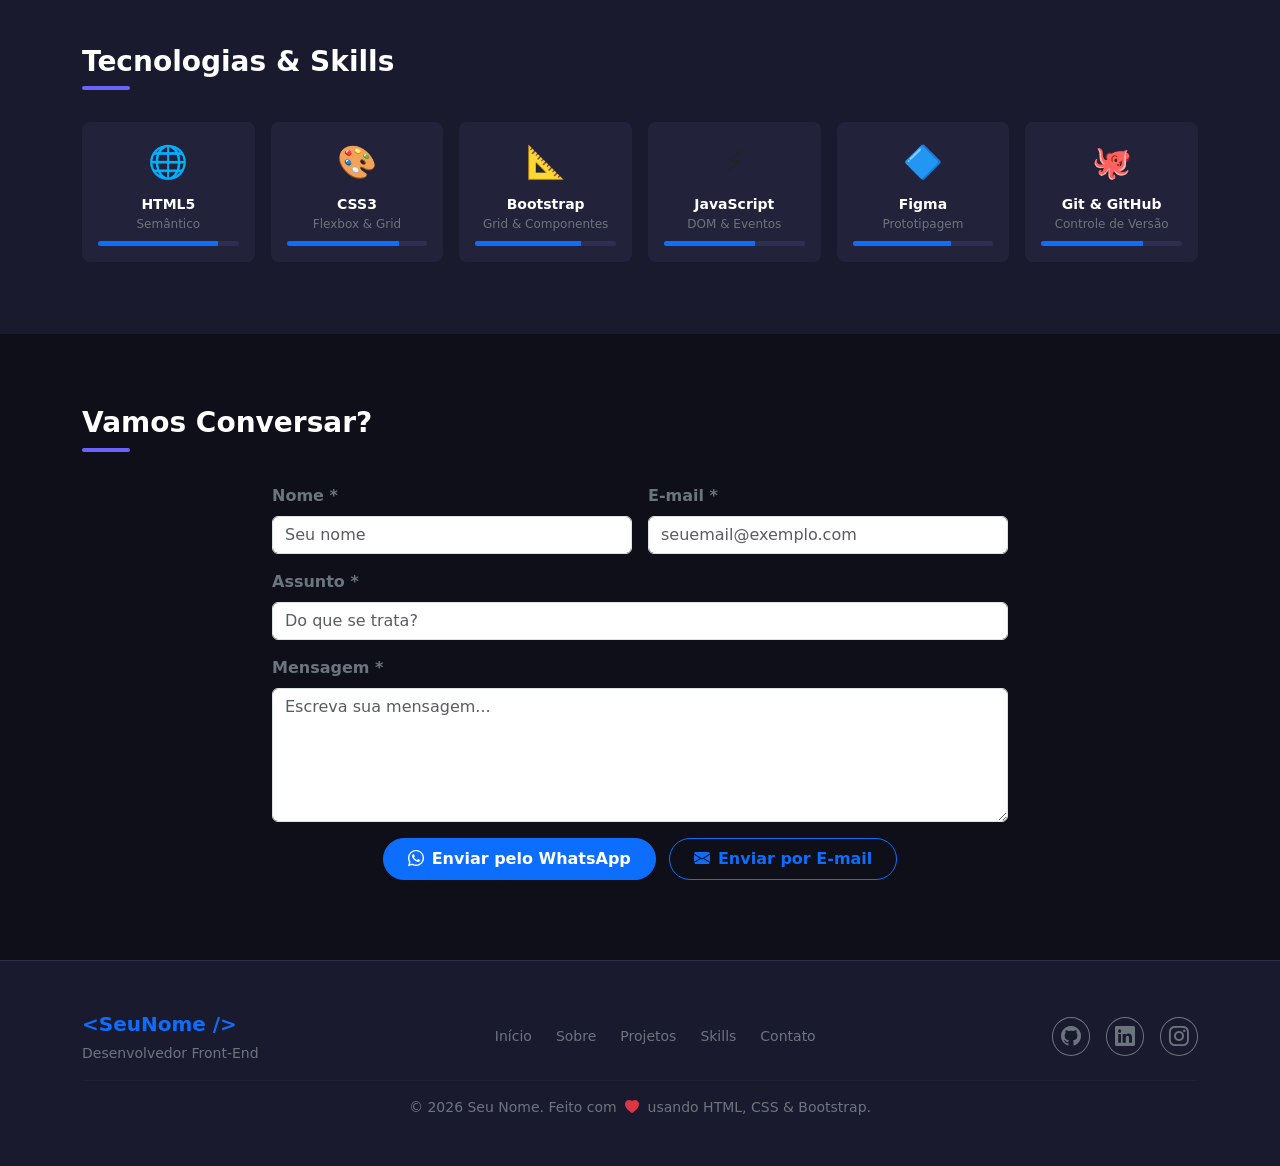
<file: Professor/Projeto Final/index.html>
<!DOCTYPE html>
<html lang="pt-BR">
  <head>
    <meta charset="UTF-8"/>
    <meta name="viewport" content="width=device-width, initial-scale=1.0"/>
    <title>Portfólio — Seu Nome</title>

    <!-- Bootstrap 5 CSS -->
    <link rel="stylesheet" href="https://cdn.jsdelivr.net/npm/bootstrap@5.3.3/dist/css/bootstrap.min.css"/>
    <!-- Bootstrap Icons -->
    <link rel="stylesheet" href="https://cdn.jsdelivr.net/npm/bootstrap-icons@1.11.3/font/bootstrap-icons.min.css"/>
    <!-- Nosso CSS customizado (sempre DEPOIS do Bootstrap) -->
    <link rel="stylesheet" href="estilo.css"/>
  </head>
  <body>


    <!-- ══════════════════════════════════════════════════════
       NAVBAR
  ══════════════════════════════════════════════════════ -->
    <nav class="navbar navbar-expand-lg navbar-portfolio fixed-top">
      <div class="container">

        <a class="navbar-brand fw-bold fs-5 text-primary" href="#inicio">
          &lt;SeuNome /&gt;
        </a>

        <!-- Botão hamburguer — aparece só no mobile -->
        <button
          class="navbar-toggler border-0"
          type="button"
          data-bs-toggle="collapse"
          data-bs-target="#menu"
          aria-controls="menu"
          aria-expanded="false"
          aria-label="Menu"
        >
          <i class="bi bi-list text-white fs-4"></i>
        </button>

        <!-- Links — colapsam no mobile -->
        <div class="collapse navbar-collapse" id="menu">
          <ul class="navbar-nav ms-auto gap-1">
            <li class="nav-item"><a class="nav-link active text-primary" href="#inicio">Início</a></li>
            <li class="nav-item"><a class="nav-link text-secondary" href="#sobre">Sobre</a></li>
            <li class="nav-item"><a class="nav-link text-secondary" href="#projetos">Projetos</a></li>
            <li class="nav-item"><a class="nav-link text-secondary" href="#skills">Skills</a></li>
            <li class="nav-item"><a class="nav-link text-secondary" href="#contato">Contato</a></li>
          </ul>
        </div>

      </div>
    </nav>


    <!-- ══════════════════════════════════════════════════════
       HERO — APRESENTAÇÃO
  ══════════════════════════════════════════════════════ -->
    <section class="hero" id="inicio">
      <div class="container">
        <div class="row align-items-center g-5">

          <!-- Coluna de texto -->
          <div class="col-12 col-lg-7 order-2 order-lg-1">

            <!-- Badge de saudação (componente Badge do Bootstrap) -->
            <span class="badge rounded-pill text-bg-primary mb-3 fs-6 fw-normal px-3 py-2">
              👋 Olá, mundo!
            </span>

            <h1 class="hero-nome text-white mt-2">
              Eu sou<br>
              <span class="text-primary">Seu Nome</span>
            </h1>

            <p class="lead text-secondary mt-3">
              Desenvolvedor Front-End apaixonado por criar interfaces bonitas,
              funcionais e acessíveis. Transformo ideias em experiências digitais.
            </p>

            <!-- Redes sociais — botões circulares do Bootstrap -->
            <div class="d-flex gap-3 mt-4">
              <a
                href="https://github.com/seunome"
                target="_blank"
                class="btn btn-outline-secondary rounded-circle p-2 lh-1"
                title="GitHub"
              >
                <i class="bi bi-github fs-5"></i>
              </a>
              <a
                href="https://linkedin.com/in/seunome"
                target="_blank"
                class="btn btn-outline-secondary rounded-circle p-2 lh-1"
                title="LinkedIn"
              >
                <i class="bi bi-linkedin fs-5"></i>
              </a>
              <a
                href="https://instagram.com/seunome"
                target="_blank"
                class="btn btn-outline-secondary rounded-circle p-2 lh-1"
                title="Instagram"
              >
                <i class="bi bi-instagram fs-5"></i>
              </a>
              <a
                href="mailto:seuemail@email.com"
                class="btn btn-outline-secondary rounded-circle p-2 lh-1"
                title="E-mail"
              >
                <i class="bi bi-envelope-fill fs-5"></i>
              </a>
            </div>

            <!-- Botões de ação — btn-primary e btn-outline-primary do Bootstrap -->
            <div class="d-flex flex-wrap gap-3 mt-4">
              <a href="#projetos" class="btn btn-primary rounded-pill px-4 py-2 fw-bold">
                <i class="bi bi-grid-1x2-fill me-2"></i>Ver Projetos
              </a>
              <a href="#contato" class="btn btn-outline-primary rounded-pill px-4 py-2 fw-bold">
                <i class="bi bi-chat-dots-fill me-2"></i>Falar Comigo
              </a>
            </div>

          </div>

          <!-- Coluna da foto -->
          <div class="col-12 col-lg-5 order-1 order-lg-2 text-center">
            <!--
            Troque o src pela URL da sua foto (ex: src="foto.jpg")
            Use uma imagem quadrada para ficar redonda corretamente
          -->
            <img
              src="assets/img/user.jpg"
              alt="Foto de perfil"
              class="foto-perfil mx-auto"
            />
          </div>

        </div>
      </div>
    </section>


    <!-- ══════════════════════════════════════════════════════
       SOBRE MIM
  ══════════════════════════════════════════════════════ -->
    <section class="py-5" style="background-color: var(--superficie);" id="sobre">
      <div class="container py-4">

        <h2 class="titulo-secao fw-bold text-white fs-3">Sobre Mim</h2>

        <div class="row g-4 align-items-start">

          <!-- Foto -->
          <div class="col-12 col-md-5">
            <img
              src="assets/img/user.jpg"
              alt="Sobre mim"
              class="img-fluid rounded-4 w-100"
            />
          </div>

          <!-- Card de texto + stats -->
          <div class="col-12 col-md-7">
            <div class="card border-0 rounded-4 p-4" style="background-color: var(--superficie-alta);">
              <h3 class="fw-bold text-white mb-3">Desenvolvedor & Estudante</h3>

              <p class="text-secondary lh-lg">
                Olá! Sou estudante de Desenvolvimento de Interfaces e apaixonado por tecnologia.
                Tenho experiência criando páginas web responsivas e experiências digitais que
                combinam estética com funcionalidade.
              </p>
              <p class="text-secondary lh-lg mt-2">
                Atualmente focado em HTML, CSS, Bootstrap e JavaScript —
                construindo projetos reais para consolidar cada conceito aprendido em sala.
              </p>

  
              <div class="row g-3 mt-2">
                <div class="col-4">
                  <div
                    class="card text-center border rounded-3 p-3"
                    style="background-color: var(--fundo); border-color: var(--borda) !important;"
                  >
                    <div class="fs-2 fw-bold text-primary">5+</div>
                    <small class="text-secondary">Projetos</small>
                  </div>
                </div>
                <div class="col-4">
                  <div
                    class="card text-center border rounded-3 p-3"
                    style="background-color: var(--fundo); border-color: var(--borda) !important;"
                  >
                    <div class="fs-2 fw-bold text-primary">3</div>
                    <small class="text-secondary">Tecnologias</small>
                  </div>
                </div>
                <div class="col-4">
                  <div
                    class="card text-center border rounded-3 p-3"
                    style="background-color: var(--fundo); border-color: var(--borda) !important;"
                  >
                    <div class="fs-2 fw-bold text-primary">1</div>
                    <small class="text-secondary">Ano Dev</small>
                  </div>
                </div>
              </div>

            </div>
          </div>

        </div>
      </div>
    </section>


    <!-- ══════════════════════════════════════════════════════
       PROJETOS
  ══════════════════════════════════════════════════════ -->
   

    <!-- ══════════════════════════════════════════════════════
       SKILLS
  ══════════════════════════════════════════════════════ -->
    <section class="py-5" style="background-color: var(--superficie);" id="skills">
      <div class="container py-4">

        <h2 class="titulo-secao fw-bold text-white fs-3">Tecnologias & Skills</h2>

        <div class="row g-3">

          <div class="col-6 col-md-4 col-lg-2">
            <div
              class="card text-center border-0 rounded-3 p-3"
              style="background-color: var(--superficie-alta);"
            >
              <div class="fs-2 mb-2">🌐</div>
              <div class="fw-semibold text-white small">HTML5</div>
              <div class="text-secondary" style="font-size: 0.75rem;">Semântico</div>
              <!-- Progress Bar nativo do Bootstrap -->
              <div class="progress mt-2" style="height: 5px; background-color: var(--borda);">
                <div class="progress-bar bg-primary" style="width: 85%"></div>
              </div>
            </div>
          </div>

          <div class="col-6 col-md-4 col-lg-2">
            <div
              class="card text-center border-0 rounded-3 p-3"
              style="background-color: var(--superficie-alta);"
            >
              <div class="fs-2 mb-2">🎨</div>
              <div class="fw-semibold text-white small">CSS3</div>
              <div class="text-secondary" style="font-size: 0.75rem;">Flexbox & Grid</div>
              <div class="progress mt-2" style="height: 5px; background-color: var(--borda);">
                <div class="progress-bar bg-primary" style="width: 80%"></div>
              </div>
            </div>
          </div>

          <div class="col-6 col-md-4 col-lg-2">
            <div
              class="card text-center border-0 rounded-3 p-3"
              style="background-color: var(--superficie-alta);"
            >
              <div class="fs-2 mb-2">📐</div>
              <div class="fw-semibold text-white small">Bootstrap</div>
              <div class="text-secondary" style="font-size: 0.75rem;">Grid & Componentes</div>
              <div class="progress mt-2" style="height: 5px; background-color: var(--borda);">
                <div class="progress-bar bg-primary" style="width: 75%"></div>
              </div>
            </div>
          </div>

          <div class="col-6 col-md-4 col-lg-2">
            <div
              class="card text-center border-0 rounded-3 p-3"
              style="background-color: var(--superficie-alta);"
            >
              <div class="fs-2 mb-2">⚡</div>
              <div class="fw-semibold text-white small">JavaScript</div>
              <div class="text-secondary" style="font-size: 0.75rem;">DOM & Eventos</div>
              <div class="progress mt-2" style="height: 5px; background-color: var(--borda);">
                <div class="progress-bar bg-primary" style="width: 65%"></div>
              </div>
            </div>
          </div>

          <div class="col-6 col-md-4 col-lg-2">
            <div
              class="card text-center border-0 rounded-3 p-3"
              style="background-color: var(--superficie-alta);"
            >
              <div class="fs-2 mb-2">🔷</div>
              <div class="fw-semibold text-white small">Figma</div>
              <div class="text-secondary" style="font-size: 0.75rem;">Prototipagem</div>
              <div class="progress mt-2" style="height: 5px; background-color: var(--borda);">
                <div class="progress-bar bg-primary" style="width: 70%"></div>
              </div>
            </div>
          </div>

          <div class="col-6 col-md-4 col-lg-2">
            <div
              class="card text-center border-0 rounded-3 p-3"
              style="background-color: var(--superficie-alta);"
            >
              <div class="fs-2 mb-2">🐙</div>
              <div class="fw-semibold text-white small">Git & GitHub</div>
              <div class="text-secondary" style="font-size: 0.75rem;">Controle de Versão</div>
              <div class="progress mt-2" style="height: 5px; background-color: var(--borda);">
                <div class="progress-bar bg-primary" style="width: 72%"></div>
              </div>
            </div>
          </div>

        </div>
      </div>
    </section>


    <!-- ══════════════════════════════════════════════════════
       FORMULÁRIO DE CONTATO
  ══════════════════════════════════════════════════════ -->
    <section class="py-5" style="background-color: var(--fundo);" id="contato">
      <div class="container py-4">

        <h2 class="titulo-secao fw-bold text-white fs-3">Vamos Conversar?</h2>

        <!-- Alert Bootstrap — aparece via JS quando há erros -->
        <div id="alerta-erro" class="alert alert-danger d-flex align-items-center gap-2 d-none" role="alert">
          <i class="bi bi-exclamation-triangle-fill"></i>
          <span>Revise os campos destacados antes de enviar.</span>
        </div>

        <div class="row justify-content-center">
          <div class="col-12 col-lg-8">
            <form id="form-contato" novalidate>
              <div class="row g-3">

                <div class="col-12 col-md-6">
                  <label for="campo-nome" class="form-label text-secondary fw-semibold">Nome *</label>
                  <input type="text" class="form-control" id="campo-nome" placeholder="Seu nome"/>
                  <div class="text-danger small d-none mt-1" id="erro-nome">
                    <i class="bi bi-x-circle"></i> Informe seu nome.
                  </div>
                </div>

                <div class="col-12 col-md-6">
                  <label for="campo-email" class="form-label text-secondary fw-semibold">E-mail *</label>
                  <input type="email" class="form-control" id="campo-email" placeholder="seuemail@exemplo.com"/>
                  <div class="text-danger small d-none mt-1" id="erro-email">
                    <i class="bi bi-x-circle"></i> Informe um e-mail válido.
                  </div>
                </div>

                <div class="col-12">
                  <label for="campo-assunto" class="form-label text-secondary fw-semibold">Assunto *</label>
                  <input type="text" class="form-control" id="campo-assunto" placeholder="Do que se trata?"/>
                  <div class="text-danger small d-none mt-1" id="erro-assunto">
                    <i class="bi bi-x-circle"></i> Informe o assunto.
                  </div>
                </div>

                <div class="col-12">
                  <label for="campo-mensagem" class="form-label text-secondary fw-semibold">Mensagem *</label>
                  <textarea class="form-control" id="campo-mensagem" rows="5" placeholder="Escreva sua mensagem..."></textarea>
                  <div class="text-danger small d-none mt-1" id="erro-mensagem">
                    <i class="bi bi-x-circle"></i> Escreva sua mensagem (mínimo 10 caracteres).
                  </div>
                </div>

                <div class="col-12 text-center">
                  <button
                    type="button"
                    id="btn-whatsapp"
                    class="btn btn-primary rounded-pill px-4 py-2 fw-bold me-2 mb-2"
                  >
                    <i class="bi bi-whatsapp me-2"></i>Enviar pelo WhatsApp
                  </button>
                  <button
                    type="button"
                    id="btn-email"
                    class="btn btn-outline-primary rounded-pill px-4 py-2 fw-bold mb-2"
                  >
                    <i class="bi bi-envelope-fill me-2"></i>Enviar por E-mail
                  </button>
                </div>

              </div>
            </form>
          </div>
        </div>

      </div>
    </section>


    <!-- ══════════════════════════════════════════════════════
       FOOTER — utilitários Bootstrap + border-top
  ══════════════════════════════════════════════════════ -->
    <footer class="py-5 border-top" style="background-color: var(--superficie); border-color: var(--borda) !important;">
      <div class="container">
        <div class="row align-items-center justify-content-between g-4 text-center text-md-start">

          <div class="col-12 col-md-auto">
            <span class="fs-5 fw-bold text-primary">&lt;SeuNome /&gt;</span>
            <p class="text-secondary small mt-1 mb-0">Desenvolvedor Front-End</p>
          </div>

          <div class="col-12 col-md-auto">
            <ul class="list-unstyled d-flex flex-wrap justify-content-center gap-4 mb-0">
              <li><a href="#inicio" class="text-secondary small">Início</a></li>
              <li><a href="#sobre" class="text-secondary small">Sobre</a></li>
              <li><a href="#projetos" class="text-secondary small">Projetos</a></li>
              <li><a href="#skills" class="text-secondary small">Skills</a></li>
              <li><a href="#contato" class="text-secondary small">Contato</a></li>
            </ul>
          </div>

          <div class="col-12 col-md-auto">
            <div class="d-flex justify-content-center gap-3">
              <a
                href="https://github.com/seunome"
                target="_blank"
                class="btn btn-outline-secondary rounded-circle p-2 lh-1"
              >
                <i class="bi bi-github fs-5"></i>
              </a>
              <a
                href="https://linkedin.com/in/seunome"
                target="_blank"
                class="btn btn-outline-secondary rounded-circle p-2 lh-1"
              >
                <i class="bi bi-linkedin fs-5"></i>
              </a>
              <a
                href="https://instagram.com/seunome"
                target="_blank"
                class="btn btn-outline-secondary rounded-circle p-2 lh-1"
              >
                <i class="bi bi-instagram fs-5"></i>
              </a>
            </div>
          </div>

        </div>

        <hr style="border-color: var(--borda);">
        <p class="text-center text-secondary small mb-0">
          © 2026 Seu Nome. Feito com <i class="bi bi-heart-fill text-danger mx-1"></i> usando HTML, CSS & Bootstrap.
        </p>
      </div>
    </footer>


    <!-- Bootstrap JS -->
    <script src="https://cdn.jsdelivr.net/npm/bootstrap@5.3.3/dist/js/bootstrap.bundle.min.js"></script>

    <script src="script.js"></script>

  </body>
</html>
</file>
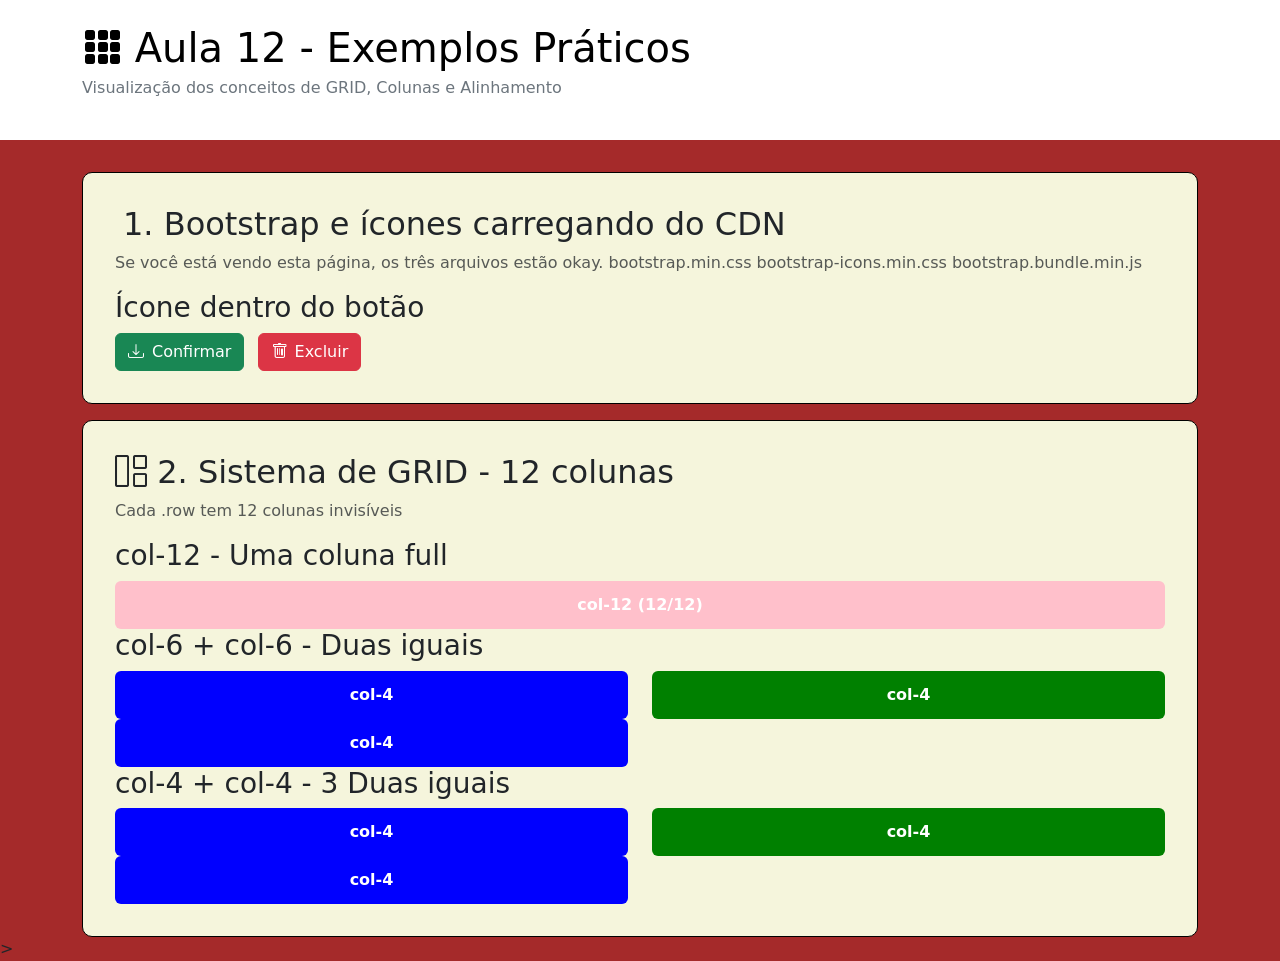
<file: Ana Krohn/Aulas/bootstrap/index.html>
<!DOCTYPE html>
<html lang="en">
<head>
    <meta charset="UTF-8">
    <meta name="viewport" content="width=device-width, initial-scale=1.0">
    <title>Aula 12</title>
      <!-- 1. Bootstrap CSS — deve vir no <head> -->
  <link
    rel="stylesheet"
    href="https://cdn.jsdelivr.net/npm/bootstrap@5.3.3/dist/css/bootstrap.min.css"
  >

  <!-- 2. Bootstrap Icons CSS — também no <head> -->
  <link
    rel="stylesheet"
    href="https://cdn.jsdelivr.net/npm/bootstrap-icons@1.11.3/font/bootstrap-icons.min.css"
  >
  <style>
    body {
        background-color:brown;
    }

    .titulo-pagina{
        background-color: white;
        color: black;
        padding: 24px 32px;
        margin-bottom: 32px;
    }

    .secao {
        background-color: beige;
        border-radius: 10px;
        border: 1px solid black;
        padding: 32px;
    }

    .bloco {
        background-color: pink;
        color: white;
        border-radius: 6px;
        padding: 12px 8px;
        text-align: center;
        font-weight: 600;
    }

        .bloco-azul {
        background-color: blue;
    }

        .bloco-verde {
        background-color: green;
    }

        .bloco-roxo {
        background-color: purple;
    }

        .bloco-laranja {
        background-color: orange;
    }

        .bloco-rosa {
        background-color: pink;
    }

        .bloco-cinza {
        background-color: gray;
    }

        .bloco-teal {
        background-color: teal;
    }

        .bloco-amarelo {
        background-color: yellow;
    }

  </style>
</head>
<body>
    <div class="titulo-pagina">
        <div class="container">
            <h1 class="mb-1">
                <i class="bi bi-grid-3x3-gap-fill"></i>
                Aula 12 - Exemplos Práticos
            </h1>    
            <p class="text-secondary">
                Visualização dos conceitos de GRID, Colunas e Alinhamento
            </p>
        </div>
    </div>

    <div class="container">
        <div class="secao">
            <h2><i class="bi bi-link-45def me-2"></i> 1. Bootstrap e ícones carregando do CDN
            </h2>
            <p class="text-muted">
                Se você está vendo esta página, os três arquivos estão okay.
                <span>
                    bootstrap.min.css bootstrap-icons.min.css bootstrap.bundle.min.js
                </span>
            </p>

            <h3>Ícone dentro do botão</h3>
            <button class="btn btn-success me-2">
                <i class="bi bi-download me-2"></i>Confirmar
            </button>
            <button class="btn btn-danger me-2">
                <i class="bi bi-trash me-2"></i>Excluir
            </button>
        </div>
        
        <div class="secao mt-3">
            <h2>
                <i class="bi bi-grid-1x2"></i> 2. Sistema de GRID - 12 colunas
            </h2>
            <p class="text-muted">
                Cada .row tem 12 colunas invisíveis
            </p>

            <h3>col-12 - Uma coluna full</h3>
            <div class="row">
                <div class="col-12">
                    <div class="bloco">col-12 (12/12)
                    </div>
                </div>
            </div>

            <h3>col-6 + col-6 - Duas iguais</h3>
            <div class="row">
                <div class="col-6"><div class="bloco bloco-azul">col-4</div></div>
                <div class="col-6"><div class="bloco bloco-verde">col-4</div></div>
                <div class="col-6"><div class="bloco bloco-azul">col-4</div></div>
            </div>

            <h3>col-4 + col-4 - 3 Duas iguais</h3>
            <div class="row">
                <div class="col-6"><div class="bloco bloco-azul">col-4</div></div>
                <div class="col-6"><div class="bloco bloco-verde">col-4</div></div>
                <div class="col-6"><div class="bloco bloco-azul">col-4</div></div>
            </div>
        </div> 
    </div>


  ></script src="https://cdn.jsdelivr.net/npm/bootstrap@5.3.3/dist/js/bootstrap.bundle.min.js">
</body>
</html>
</file>
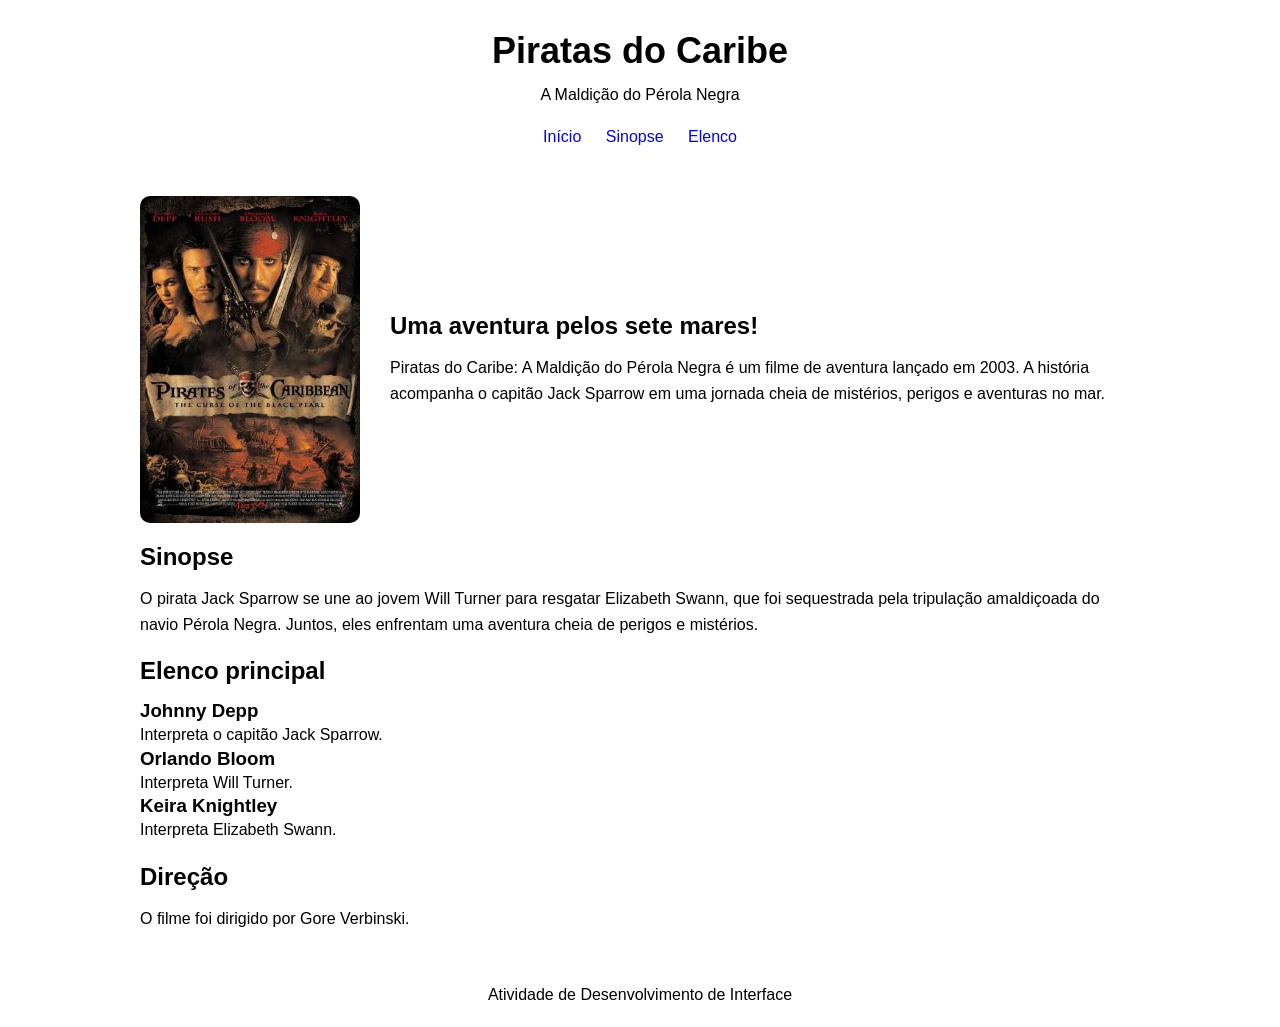
<file: AnaCele/Atividades/atividade-filme/index.html>
<!DOCTYPE html>
<html lang="pt-br">

<head>
    <meta charset="UTF-8">
    <meta name="viewport" content="width=device-width, initial-scale=1.0">
    <title>Piratas do Caribe</title>
    <link rel="stylesheet" href="style.css">
</head>

<body>

    <header>
        <h1>Piratas do Caribe</h1>
        <p>A Maldição do Pérola Negra</p>

        <nav>
            <a href="inicio">Início</a>
            <a href="sinopse">Sinopse</a>
            <a href="elenco">Elenco</a>
        </nav>
    </header>

    <main>

        <section id="inicio" class="inicio">

            <img src="img/Capa.png" alt="Pôster do filme Piratas do Caribe">

            <article>
                <h2>Uma aventura pelos sete mares!</h2>

                <p>
                    Piratas do Caribe: A Maldição do Pérola Negra
                    é um filme de aventura lançado em 2003.
                    A história acompanha o capitão Jack Sparrow
                    em uma jornada cheia de mistérios, perigos
                    e aventuras no mar.
                </p>
            </article>

        </section>

        <section id="sinopse">
            <h2>Sinopse</h2>

            <p>
                O pirata Jack Sparrow se une ao jovem Will Turner
                para resgatar Elizabeth Swann, que foi sequestrada
                pela tripulação amaldiçoada do navio Pérola Negra.
                Juntos, eles enfrentam uma aventura cheia de
                perigos e mistérios.
            </p>
        </section>

        <section id="elenco">
            <h2>Elenco principal</h2>

            <article>
                <h3>Johnny Depp</h3>
                <p>Interpreta o capitão Jack Sparrow.</p>
            </article>

            <article>
                <h3>Orlando Bloom</h3>
                <p>Interpreta Will Turner.</p>
            </article>

            <article>
                <h3>Keira Knightley</h3>
                <p>Interpreta Elizabeth Swann.</p>
            </article>
        </section>

        <section>
            <h2>Direção</h2>
            <p>O filme foi dirigido por Gore Verbinski.</p>
        </section>

    </main>

    <footer>
        <p>Atividade de Desenvolvimento de Interface</p>
    </footer>

</body>
</html>
</file>
<file: Gustavo Rodrigues/atividade-filme/estilo.css>
/* ===== Fontes (Google Fonts) ===== */
@import url("https://fonts.googleapis.com/css2?family=Lilita+One&family=Nunito:wght@400;700;800&display=swap");

/* ===== Variáveis CSS ===== */
:root {
    /* Cores */
    --cor-verde-ogro: #7cb342;
    --cor-verde-medio: #558b2f;
    --cor-verde-escuro: #2e4a14;
    --cor-pantano: #1b2b0c;
    --cor-verde-claro: #f1f8e4;
    --cor-marrom: #8d5a2b;
    --cor-marrom-escuro: #5d3a1a;
    --cor-dourado: #f4c430;
    --cor-rosa-fiona: #ec7fa9;
    --cor-texto: #2b2b2b;
    --cor-branco: #ffffff;

    /* Gradientes */
    --gradiente-topo: linear-gradient(135deg, var(--cor-pantano), var(--cor-verde-escuro) 60%, var(--cor-verde-medio));
    --gradiente-fundo: linear-gradient(180deg, #e3efcf 0%, #cfe3ad 100%);
    --gradiente-cartao: linear-gradient(145deg, var(--cor-branco), var(--cor-verde-claro));

    /* Fontes */
    --fonte-titulo: "Lilita One", "Trebuchet MS", sans-serif;
    --fonte-texto: "Nunito", Verdana, sans-serif;
    --tamanho-titulo: 3rem;
    --tamanho-subtitulo: 2rem;
    --tamanho-texto: 1.05rem;

    /* Espaçamentos */
    --espaco-pequeno: 8px;
    --espaco-medio: 16px;
    --espaco-grande: 32px;
    --espaco-enorme: 56px;
    --largura-maxima: 1100px;

    /* Bordas e sombras */
    --raio-borda: 18px;
    --borda-grossa: 4px solid var(--cor-marrom);
    --sombra: 0 8px 20px rgba(27, 43, 12, 0.25);
    --sombra-forte: 0 14px 30px rgba(27, 43, 12, 0.4);
    --sombra-texto: 3px 3px 0 var(--cor-pantano);
}

/* ===== Base ===== */
* {
    margin: 0;
    padding: 0;
    box-sizing: border-box;
}

html {
    scroll-behavior: smooth;
}

body {
    font-family: var(--fonte-texto);
    font-size: var(--tamanho-texto);
    color: var(--cor-texto);
    background: var(--gradiente-fundo);
    background-attachment: fixed;
    line-height: 1.7;
}

h1, h2, h3 {
    font-family: var(--fonte-titulo);
    font-weight: normal;
    letter-spacing: 1px;
}

::selection {
    background-color: var(--cor-dourado);
    color: var(--cor-pantano);
}

/* ===== Cabeçalho e navegação (Flexbox) ===== */
.cabecalho {
    display: flex;
    justify-content: space-between;
    align-items: center;
    flex-wrap: wrap;
    gap: var(--espaco-medio);
    padding: var(--espaco-medio) var(--espaco-grande);
    background: var(--gradiente-topo);
    border-bottom: 6px solid var(--cor-dourado);
    box-shadow: var(--sombra-forte);
    position: sticky;
    top: 0;
    z-index: 10;
}

.logo {
    color: var(--cor-verde-ogro);
    font-size: var(--tamanho-titulo);
    text-shadow: var(--sombra-texto), 0 0 18px rgba(124, 179, 66, 0.6);
    transform: rotate(-3deg);
}

.menu ul {
    display: flex;
    gap: var(--espaco-pequeno);
    list-style: none;
}

.menu a {
    display: inline-block;
    color: var(--cor-branco);
    text-decoration: none;
    font-weight: 800;
    padding: var(--espaco-pequeno) var(--espaco-medio);
    border: 2px solid transparent;
    border-radius: 999px;
    transition: all 0.25s;
}

.menu a:hover {
    background-color: var(--cor-dourado);
    color: var(--cor-pantano);
    border-color: var(--cor-branco);
    transform: translateY(-2px);
}

/* ===== Conteúdo principal ===== */
main {
    max-width: var(--largura-maxima);
    margin: 0 auto;
    padding: var(--espaco-enorme) var(--espaco-medio);
    display: flex;
    flex-direction: column;
    gap: var(--espaco-enorme);
}

/* Destaque: capa + ficha técnica (Grid) */
.destaque {
    display: grid;
    grid-template-columns: 1fr 2fr;
    gap: var(--espaco-grande);
    align-items: center;
    background: var(--gradiente-topo);
    color: var(--cor-branco);
    padding: var(--espaco-grande);
    border: var(--borda-grossa);
    border-radius: var(--raio-borda);
    box-shadow: var(--sombra-forte);
    position: relative;
    overflow: hidden;
}

/* Bolinhas decorativas de "pântano" */
.destaque::before {
    content: "";
    position: absolute;
    width: 300px;
    height: 300px;
    right: -80px;
    top: -80px;
    background: radial-gradient(circle, rgba(244, 196, 48, 0.25), transparent 70%);
    border-radius: 50%;
}

.capa {
    position: relative;
}

.capa img {
    width: 100%;
    display: block;
    border-radius: var(--raio-borda);
    border: 6px solid var(--cor-dourado);
    outline: 3px dashed var(--cor-verde-ogro);
    outline-offset: 8px;
    box-shadow: var(--sombra-forte);
    transform: rotate(-2deg);
    transition: transform 0.3s;
}

.capa img:hover {
    transform: rotate(0deg) scale(1.03);
}

.ficha {
    position: relative;
}

.ficha h2 {
    font-size: var(--tamanho-titulo);
    color: var(--cor-verde-ogro);
    text-shadow: var(--sombra-texto);
    line-height: 1.1;
}

.ficha h2 span {
    color: var(--cor-dourado);
    font-size: var(--tamanho-subtitulo);
}

.slogan {
    display: inline-block;
    font-style: italic;
    font-weight: 700;
    color: var(--cor-pantano);
    background-color: var(--cor-dourado);
    padding: var(--espaco-pequeno) var(--espaco-medio);
    border-radius: 999px;
    margin: var(--espaco-medio) 0;
    box-shadow: 3px 3px 0 var(--cor-marrom-escuro);
}

.ficha-lista {
    list-style: none;
    display: flex;
    flex-direction: column;
    gap: var(--espaco-pequeno);
}

.ficha-lista li {
    background-color: rgba(255, 255, 255, 0.1);
    border-left: 5px solid var(--cor-verde-ogro);
    padding: var(--espaco-pequeno) var(--espaco-medio);
    border-radius: 0 10px 10px 0;
    transition: background-color 0.2s;
}

.ficha-lista li:hover {
    background-color: rgba(255, 255, 255, 0.2);
}

.ficha-lista strong {
    color: var(--cor-dourado);
}

/* Blocos de seção */
.bloco {
    background-color: var(--cor-branco);
    padding: var(--espaco-grande);
    border: 3px solid var(--cor-verde-medio);
    border-top: 10px solid var(--cor-verde-ogro);
    border-radius: var(--raio-borda);
    box-shadow: var(--sombra);
}

.bloco h2 {
    display: inline-block;
    font-size: var(--tamanho-subtitulo);
    color: var(--cor-verde-escuro);
    margin-bottom: var(--espaco-medio);
    padding-bottom: var(--espaco-pequeno);
    border-bottom: 5px dotted var(--cor-dourado);
}

#sinopse h2::before { content: "📜 "; }
#elenco h2::before { content: "🎭 "; }
#curiosidades h2::before { content: "✨ "; }

.bloco p + p {
    margin-top: var(--espaco-medio);
}

#sinopse p:first-of-type::first-letter {
    font-family: var(--fonte-titulo);
    font-size: 3.2rem;
    float: left;
    line-height: 1;
    margin-right: var(--espaco-pequeno);
    color: var(--cor-verde-ogro);
    text-shadow: 2px 2px 0 var(--cor-verde-escuro);
}

/* Grades de cartões (Grid) */
.grade-elenco,
.grade-curiosidades {
    display: grid;
    grid-template-columns: repeat(auto-fit, minmax(200px, 1fr));
    gap: var(--espaco-medio);
}

.cartao {
    background: var(--gradiente-cartao);
    border: 2px solid var(--cor-verde-ogro);
    border-left: 8px solid var(--cor-verde-ogro);
    padding: var(--espaco-medio);
    border-radius: var(--raio-borda);
    box-shadow: var(--sombra);
    transition: transform 0.25s, box-shadow 0.25s, border-color 0.25s;
}

.cartao:hover {
    transform: translateY(-6px) rotate(-1deg);
    box-shadow: var(--sombra-forte);
    border-color: var(--cor-dourado);
}

.cartao h3 {
    color: var(--cor-verde-escuro);
    font-size: 1.3rem;
    margin-bottom: var(--espaco-pequeno);
}

/* Cores próprias para cada personagem */
.grade-elenco .cartao p {
    display: inline-block;
    font-weight: 800;
    color: var(--cor-branco);
    background-color: var(--cor-verde-medio);
    padding: 2px var(--espaco-medio);
    border-radius: 999px;
}

.grade-elenco .cartao:nth-child(2) { border-left-color: #9e9e9e; }
.grade-elenco .cartao:nth-child(2) p { background-color: #757575; }

.grade-elenco .cartao:nth-child(3) { border-left-color: var(--cor-rosa-fiona); }
.grade-elenco .cartao:nth-child(3) p { background-color: var(--cor-rosa-fiona); }

.grade-elenco .cartao:nth-child(4) { border-left-color: #c62828; }
.grade-elenco .cartao:nth-child(4) p { background-color: #c62828; }

.grade-curiosidades .cartao {
    border-left-color: var(--cor-marrom);
}

/* ===== Rodapé ===== */
.rodape {
    background: var(--gradiente-topo);
    color: var(--cor-verde-claro);
    text-align: center;
    padding: var(--espaco-grande) var(--espaco-medio);
    border-top: 6px solid var(--cor-dourado);
    font-size: 0.95rem;
}

.rodape p:first-child {
    font-family: var(--fonte-titulo);
    font-size: 1.2rem;
    color: var(--cor-dourado);
}

/* ===== Responsividade ===== */
@media (max-width: 768px) {
    :root {
        --tamanho-titulo: 2.3rem;
        --tamanho-subtitulo: 1.6rem;
    }

    .cabecalho {
        justify-content: center;
        position: static;
    }

    .menu ul {
        flex-wrap: wrap;
        justify-content: center;
    }

    .destaque {
        grid-template-columns: 1fr;
        text-align: center;
    }

    .capa img {
        max-width: 260px;
        margin: 0 auto;
    }

    .ficha-lista li {
        text-align: left;
    }
}
</file>
<file: AnaCele/Atividades/atividade-filme/style.css>
:root {
    --cor-fundo: #171717;
    --cor-principal: #5c351e;
    --cor-destaque: #d6a84f;
    --cor-texto: #f5e8cf;
    --espacamento: 20px;
}

* {
    margin: 0;
    padding: 0;
    box-sizing: border-box;
}

body {
    background-color: var(#171717);
    color: var(#f5e8cf);
    font-family: Arial, sans-serif;
}

header {
    background-color: var(#5c351e);
    text-align: center;
    padding: 30px;
}

header h1 {
    color: var(#d6a84f);
    font-size: 36px;
}

header p {
    margin: 10px;
}

nav {
    margin-top: 20px;
}

nav a {
    color: var(#f5e8cf);
    text-decoration: none;
    margin: 10px;
}

nav a:hover {
    color: var(#d6a84f);
}

main {
    width: 90%;
    max-width: 1000px;
    margin: auto;
}

section {
    padding: var();
    margin-top: 20px;
}

h2 {
    color: var(#d6a84f);
    margin-bottom: 15px;
}

.inicio {
    display: flex;
    align-items: center;
    gap: 30px;
}

.inicio img {
    width: 220px;
    border-radius: 10px;
}

.inicio article {
    flex: 1;
}

p {
    line-height: 1.6;
}

elenco {
    display: flex;
    flex-wrap: wrap;
    gap: 20px;
}

elenco h2 {
    width: 100%;
}

elenco article {
    background-color: var();
    padding: 20px;
    border-radius: 10px;
    flex: 1;
    min-width: 180px;
}

elenco h3 {
    color: var(#d6a84f);
    margin-bottom: 10px;
}

footer {
    background-color: var(#5c351e);
    text-align: center;
    padding: 20px;
    margin-top: 30px;
}

/* Ajuste para telas menores */

@media (max-width: 600px) {

    .inicio {
        flex-direction: column;
        text-align: center;
    }

    nav a {
        display: inline-block;
        margin: 5px;
    }

}
</file>
<file: AnaCele/Projeto Final/estilo.css>
/* ══════════════════════════════════════════════════════════════════
   PORTFÓLIO PESSOAL — estilo.css
   Só o que o Bootstrap não consegue fazer sozinho.
   ══════════════════════════════════════════════════════════════════ */

/* ─── VARIÁVEIS DE COR (tema dark customizado) ──────────────────── */
:root {
  --cor-primaria:   #F06B9B;
  --cor-secundaria: #8D365E;
  --cor-destaque: #E6A3BD;

  --fundo:           #181116;
  --superficie:      #241923;
  --superficie-alta: #30202B;
  --borda:           #49303D;

  --texto:       #FAF0F4;
  --texto-suave: #BDA5B0;

  /* Cores do Bootstrap */
  --bs-primary: #F06B9B;
  --bs-primary-rgb: 240, 107, 155;
  --bs-secondary: #8D365E;
  --bs-secondary-rgb: 141, 54, 94;

  --bs-link-color: #F06B9B;
  --bs-link-hover-color: #D95385;

  --hover: #D95385;
  --foco: #FF9DBD;
}

/* ─── BASE ──────────────────────────────────────────────────────── */
html {
  scroll-behavior: smooth;
}

body {
  background-color: var(--fundo);
  color: var(--texto);
}

a {
  text-decoration: none;
  color: inherit;
}

/* ─── CORES DO BOOTSTRAP ────────────────────────────────────────── */
.text-primary {
  color: var(--cor-primaria) !important;
}

.bg-primary {
  background-color: var(--cor-primaria) !important;
}

.text-bg-primary {
  background-color: var(--cor-primaria) !important;
  color: var(--fundo) !important;
}

/* ─── BOTÕES ────────────────────────────────────────────────────── */
.btn-primary {
  --bs-btn-color: #181116;
  --bs-btn-bg: #F06B9B;
  --bs-btn-border-color: #F06B9B;
  --bs-btn-hover-color: #181116;
  --bs-btn-hover-bg: #D95385;
  --bs-btn-hover-border-color: #D95385;
  --bs-btn-focus-shadow-rgb: 240, 107, 155;
}

.btn-outline-primary {
  --bs-btn-color: #F06B9B;
  --bs-btn-border-color: #F06B9B;
  --bs-btn-hover-color: #181116;
  --bs-btn-hover-bg: #F06B9B;
  --bs-btn-hover-border-color: #F06B9B;
  --bs-btn-focus-shadow-rgb: 240, 107, 155;
}

.btn-outline-secondary {
  --bs-btn-color: #E6A3BD;
  --bs-btn-border-color: #8D365E;
  --bs-btn-hover-color: #181116;
  --bs-btn-hover-bg: #F06B9B;
  --bs-btn-hover-border-color: #F06B9B;
}

/* ─── CLASSES DE FUNDO (substitui style="background-color:...") ─── */
.bg-fundo {
  background-color: var(--fundo) !important;
}

.bg-superficie {
  background-color: var(--superficie) !important;
}

/* ─── CARDS REUTILIZÁVEIS ───────────────────────────────────────── */
/* Card principal (projetos / sobre) */
.card-dark {
  background-color: var(--superficie-alta);
}

/* Card de estatística (Sobre Mim) */
.card-stat {
  background-color: var(--fundo);
  border-color: var(--borda) !important;
}

/* Card de skill */
.card-skill {
  background-color: var(--superficie-alta);
}

/* Footer do card de projeto */
.card-footer-dark {
  background-color: transparent;
  border-color: var(--borda);
}

/* ─── NAVBAR ────────────────────────────────────────────────────── */
.navbar-portfolio {
  background-color: rgba(24, 17, 22, 0.95) !important;
  border-bottom: 1px solid var(--borda);
}

/* ─── HERO ──────────────────────────────────────────────────────── */
.hero {
  min-height: 100vh;
  display: flex;
  align-items: center;
  padding-top: 80px;
}

.foto-perfil {
  width: 260px;
  height: 260px;
  object-fit: cover;
  border-radius: 50%;
  border: 4px solid var(--cor-primaria);
}

.hero-nome {
  font-size: 3.5rem;
  font-weight: 800;
  line-height: 1.1;
}

@media (min-width: 992px) {
  .foto-perfil {
    width: 340px;
    height: 340px;
  }

  .hero {
    padding-top: 88px;
  }
}

@media (max-width: 575px) {
  .hero-nome {
    font-size: 2.5rem;
  }
}

/* ─── TÍTULO DE SEÇÃO (linha colorida embaixo) ──────────────────── */
.titulo-secao {
  position: relative;
  display: inline-block;
  padding-bottom: 12px;
  margin-bottom: 2rem;
}

.titulo-secao::after {
  content: '';
  position: absolute;
  left: 0;
  bottom: 0;
  width: 48px;
  height: 4px;
  background-color: var(--cor-primaria);
  border-radius: 99px;
}

/* ─── TOPO DO CARD DE PROJETO ───────────────────────────────────── */
.card-topo {
  height: 160px;
  background: linear-gradient(
    135deg,
    var(--cor-primaria),
    var(--cor-secundaria)
  );
  display: flex;
  align-items: center;
  justify-content: center;
  font-size: 3rem;
  color: rgba(255,255,255,0.65);
}

/* ─── CAMPO INVÁLIDO ────────────────────────────────────────────── */
.campo-invalido {
  border-color: var(--cor-secundaria) !important;
}
</file>
<file: Professor/Projeto Final/estilo.css>
/* ══════════════════════════════════════════════════════════════════
   PORTFÓLIO PESSOAL — estilo.css
   Só o que o Bootstrap não consegue fazer sozinho.
   ══════════════════════════════════════════════════════════════════ */

/* ─── VARIÁVEIS DE COR (tema dark customizado) ──────────────────── */
:root {
  --cor-primaria:   #6c63ff;
  --cor-secundaria: #ff6584;

  --fundo:           #0f0f1a;
  --superficie:      #1a1a2e;
  --superficie-alta: #22223a;
  --borda:           #2e2e4e;

  --texto:       #e8e8f0;
  --texto-suave: #9090b8;
}

/* ─── BASE ──────────────────────────────────────────────────────── */
html { scroll-behavior: smooth; }

body {
  background-color: var(--fundo);
  color: var(--texto);
}

a { text-decoration: none; color: inherit; }

/* ─── CLASSES DE FUNDO (substitui style="background-color:...") ─── */
.bg-fundo      { background-color: var(--fundo) !important; }
.bg-superficie { background-color: var(--superficie) !important; }

/* ─── CARDS REUTILIZÁVEIS ───────────────────────────────────────── */
/* Card principal (projetos / sobre) */
.card-dark {
  background-color: var(--superficie-alta);
}

/* Card de estatística (Sobre Mim) */
.card-stat {
  background-color: var(--fundo);
  border-color: var(--borda) !important;
}

/* Card de skill */
.card-skill {
  background-color: var(--superficie-alta);
}

/* Footer do card de projeto */
.card-footer-dark {
  background-color: transparent;
  border-color: var(--borda);
}

/* ─── NAVBAR ────────────────────────────────────────────────────── */
.navbar-portfolio {
  background-color: rgba(15, 15, 26, 0.95) !important;
  border-bottom: 1px solid var(--borda);
}

/* ─── HERO ──────────────────────────────────────────────────────── */
.hero {
  min-height: 100vh;
  display: flex;
  align-items: center;
  padding-top: 80px;
}

.foto-perfil {
  width: 260px;
  height: 260px;
  object-fit: cover;
  border-radius: 50%;
  border: 4px solid var(--cor-primaria);
}

.hero-nome {
  font-size: 3.5rem;
  font-weight: 800;
  line-height: 1.1;
}

@media (min-width: 992px) {
  .foto-perfil { width: 340px; height: 340px; }
  .hero        { padding-top: 88px; }
}

@media (max-width: 575px) {
  .hero-nome { font-size: 2.5rem; }
}

/* ─── TÍTULO DE SEÇÃO (linha colorida embaixo) ──────────────────── */
.titulo-secao {
  position: relative;
  display: inline-block;
  padding-bottom: 12px;
  margin-bottom: 2rem;
}

.titulo-secao::after {
  content: '';
  position: absolute;
  left: 0; bottom: 0;
  width: 48px; height: 4px;
  background-color: var(--cor-primaria);
  border-radius: 99px;
}

/* ─── TOPO DO CARD DE PROJETO ───────────────────────────────────── */
.card-topo {
  height: 160px;
  background: linear-gradient(135deg, var(--cor-primaria), var(--cor-secundaria));
  display: flex;
  align-items: center;
  justify-content: center;
  font-size: 3rem;
  color: rgba(255,255,255,0.65);
}

/* ─── CAMPO INVÁLIDO ────────────────────────────────────────────── */
.campo-invalido { border-color: var(--cor-secundaria) !important; }
</file>
